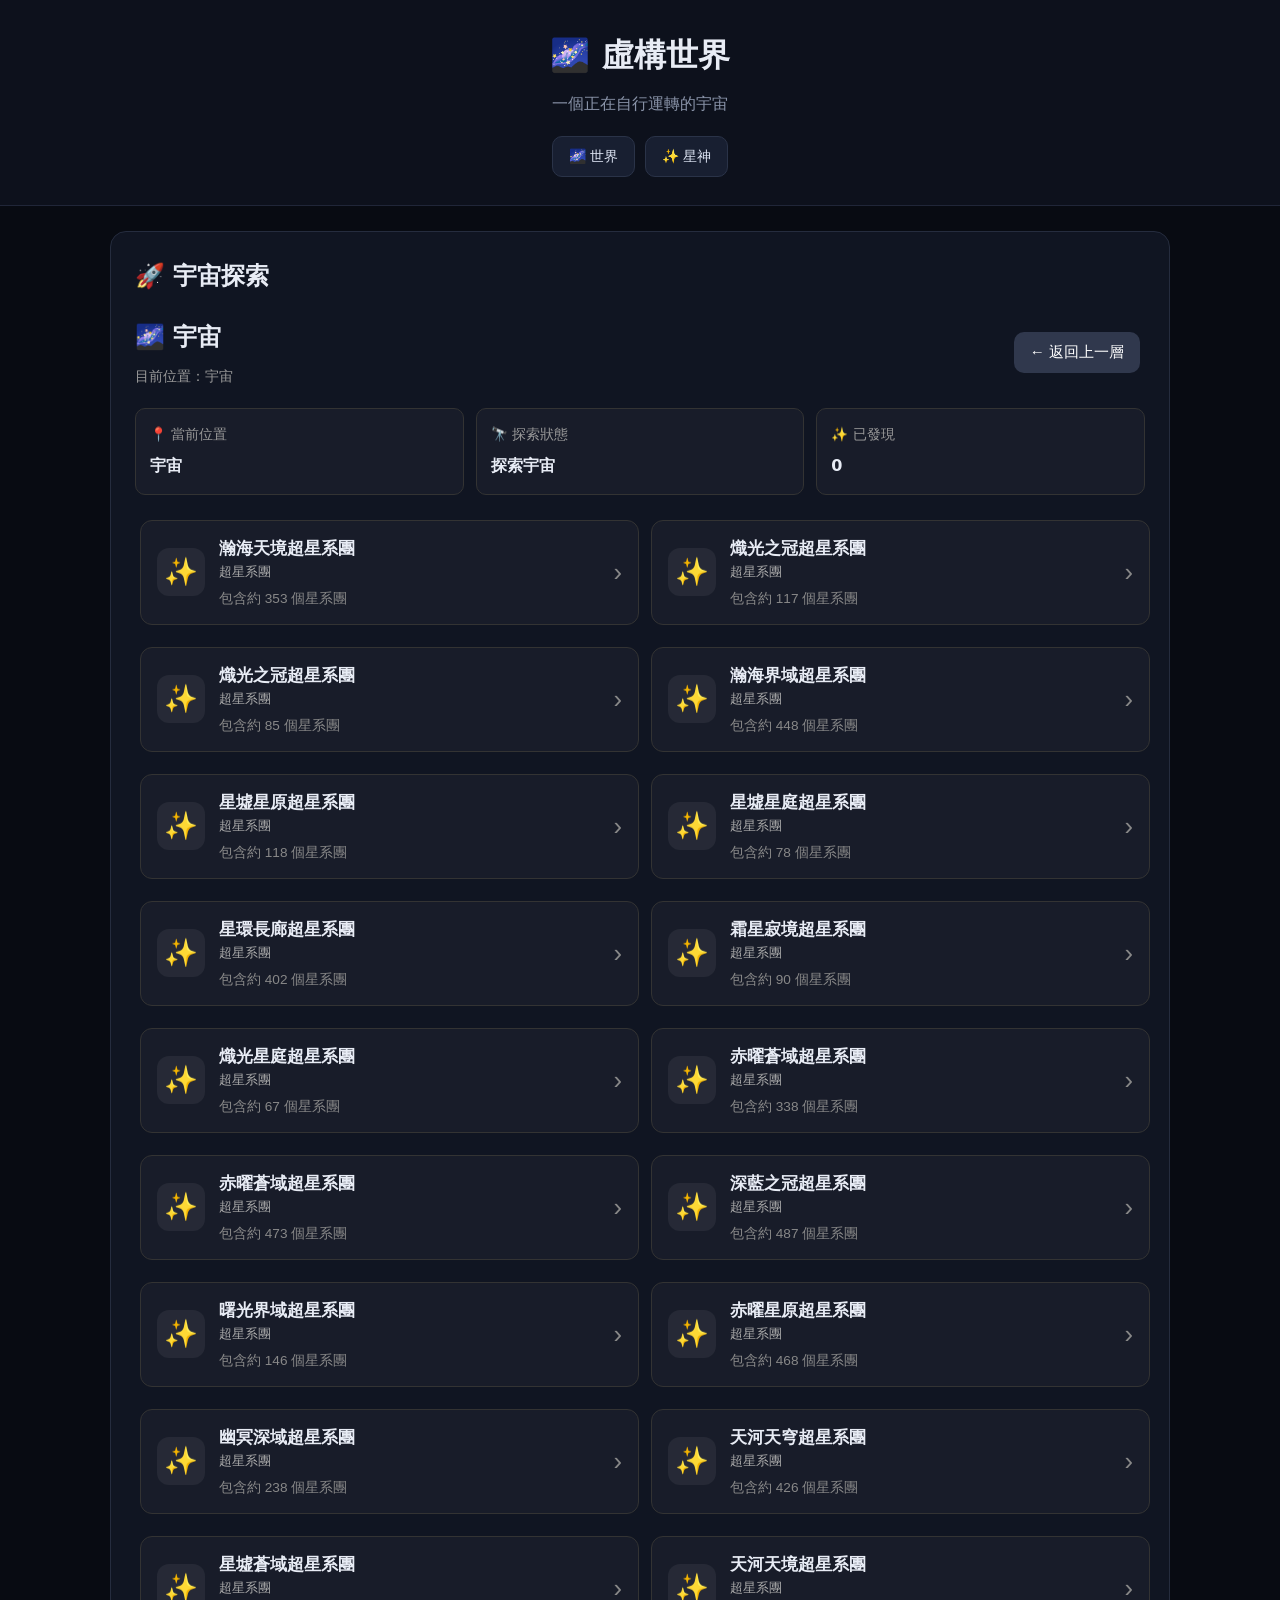
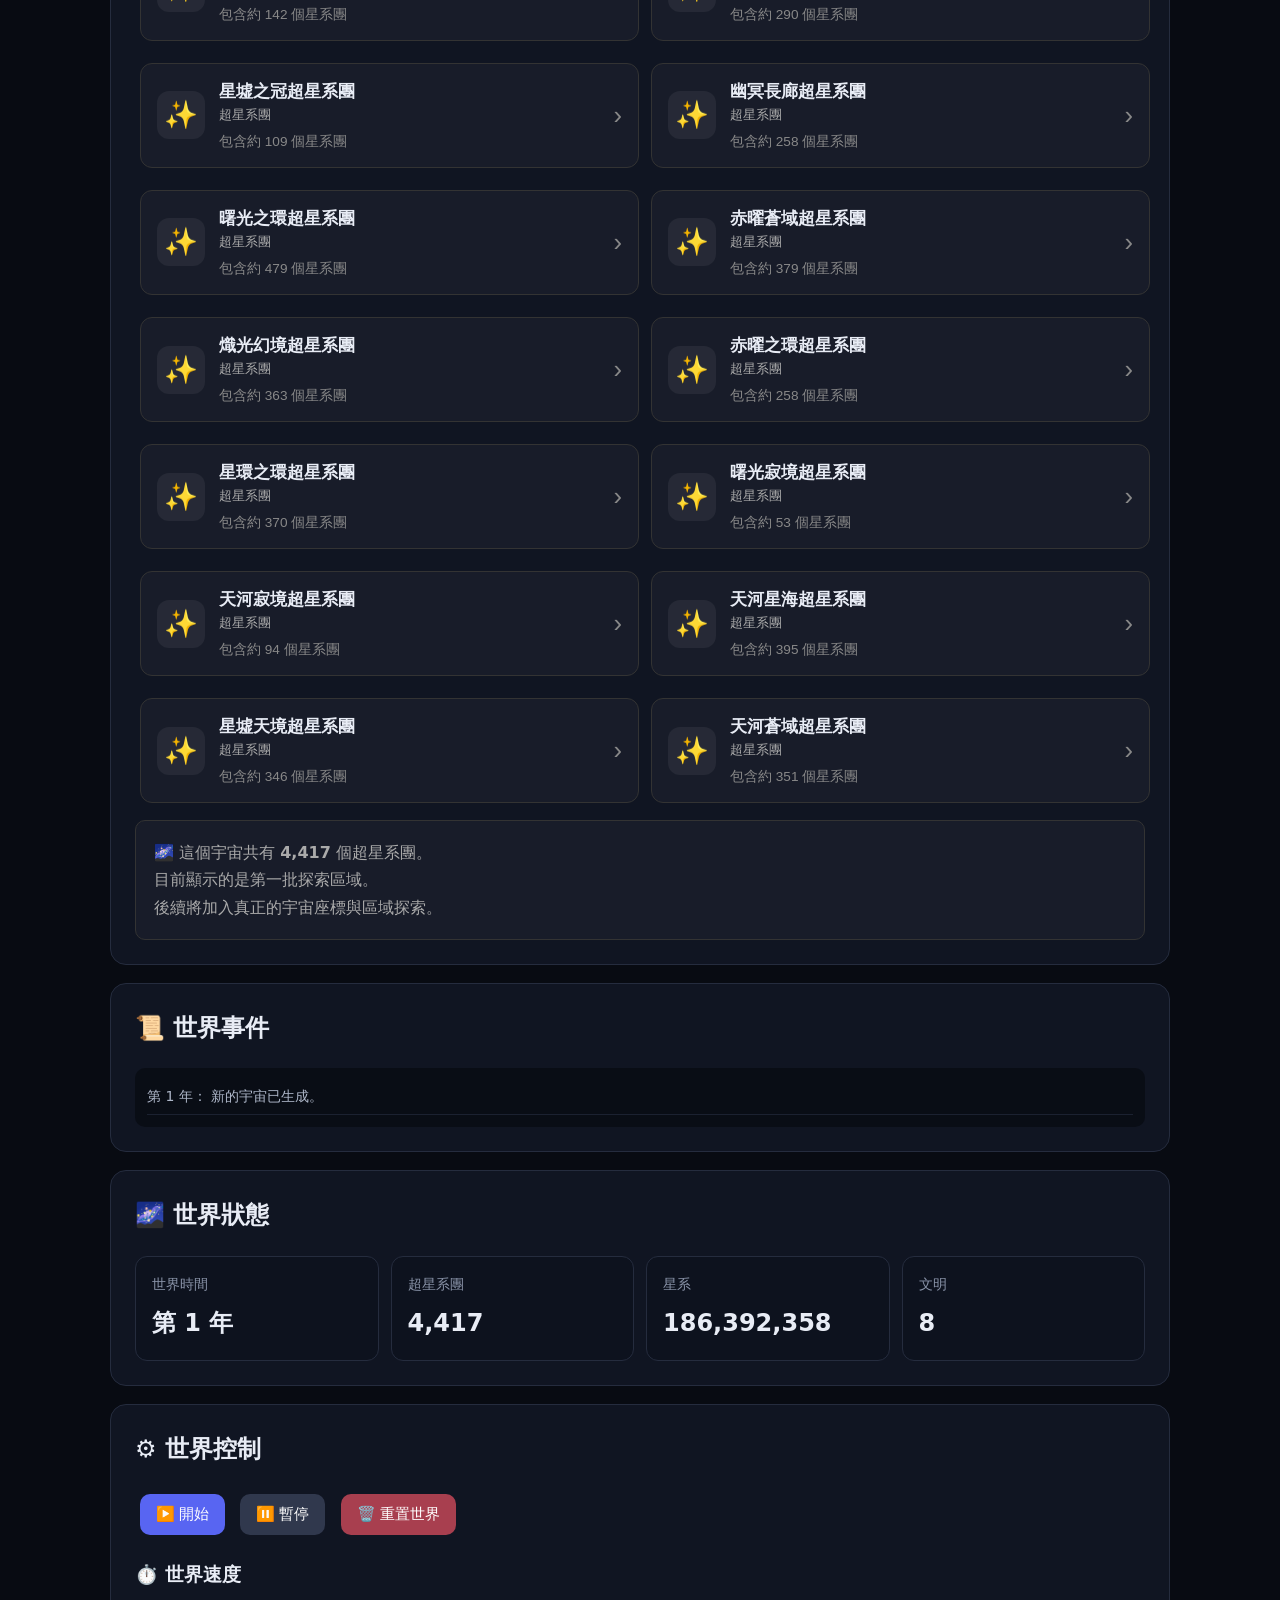
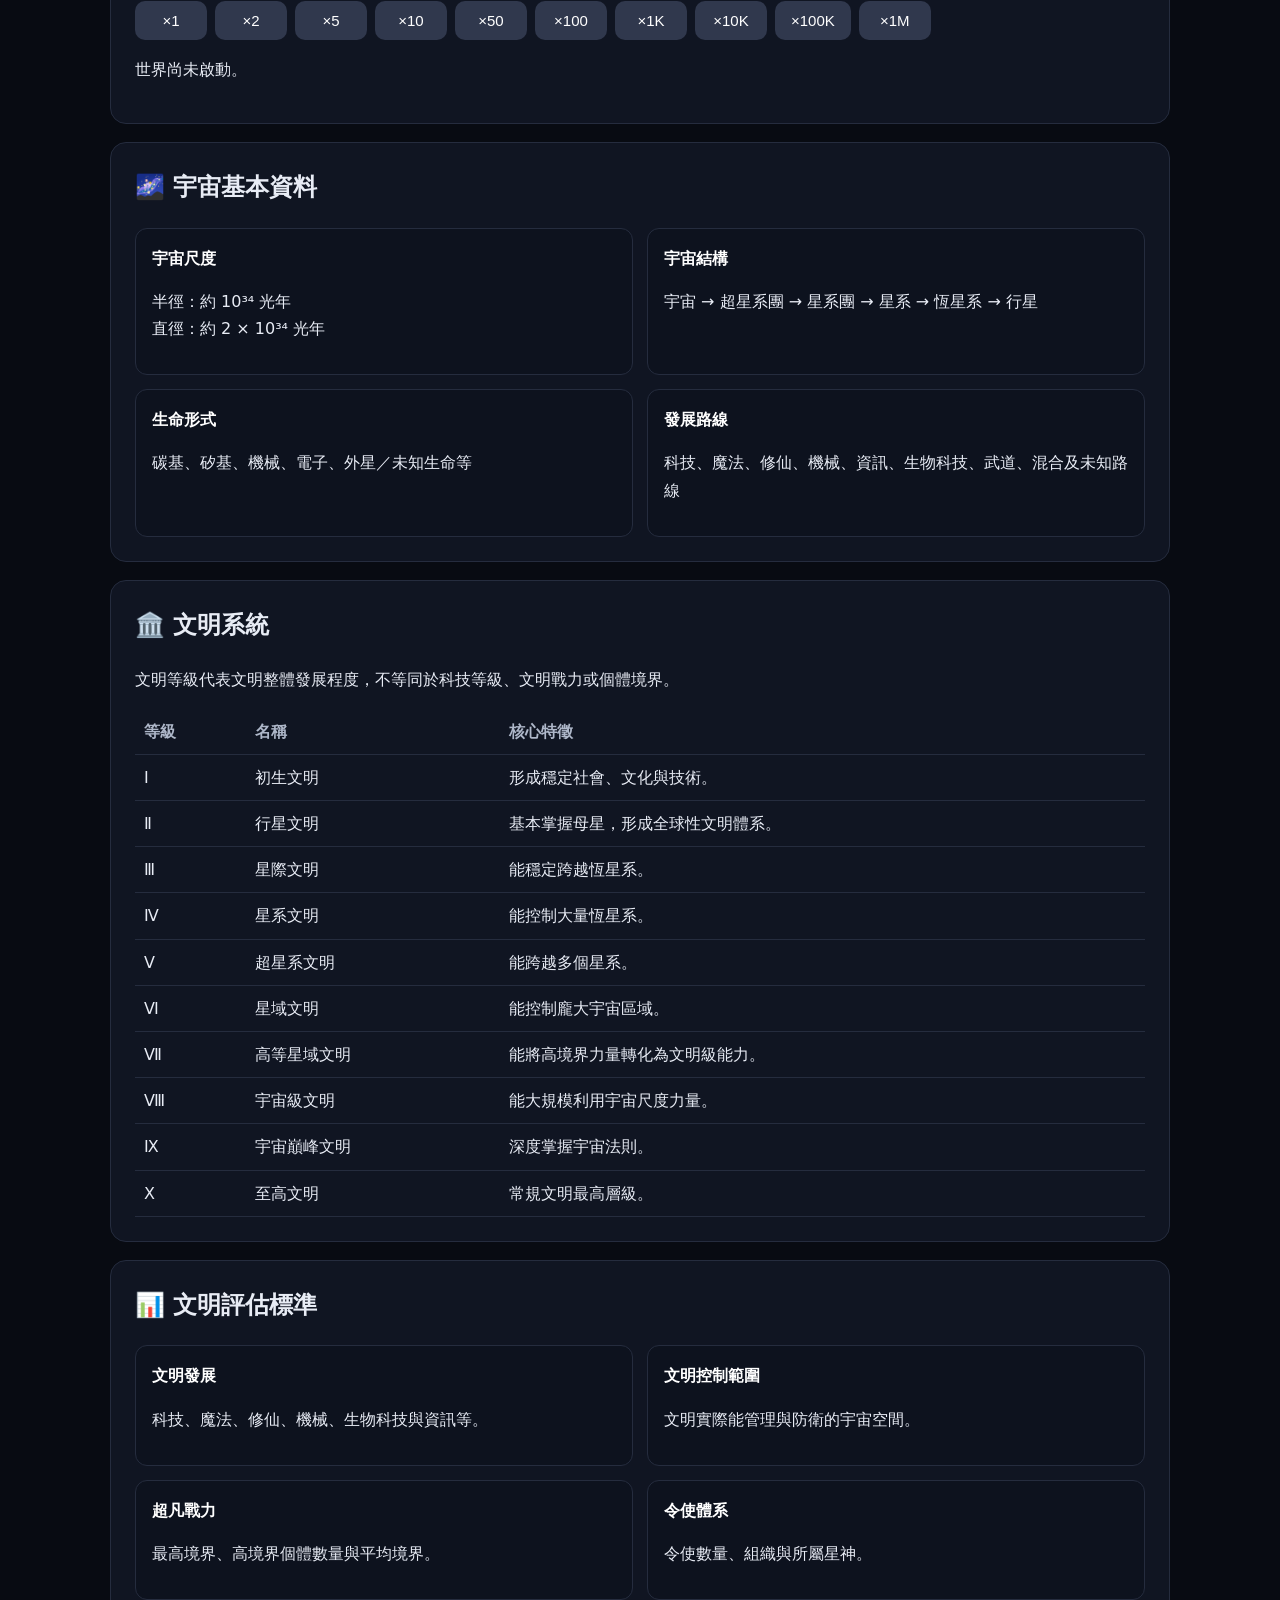
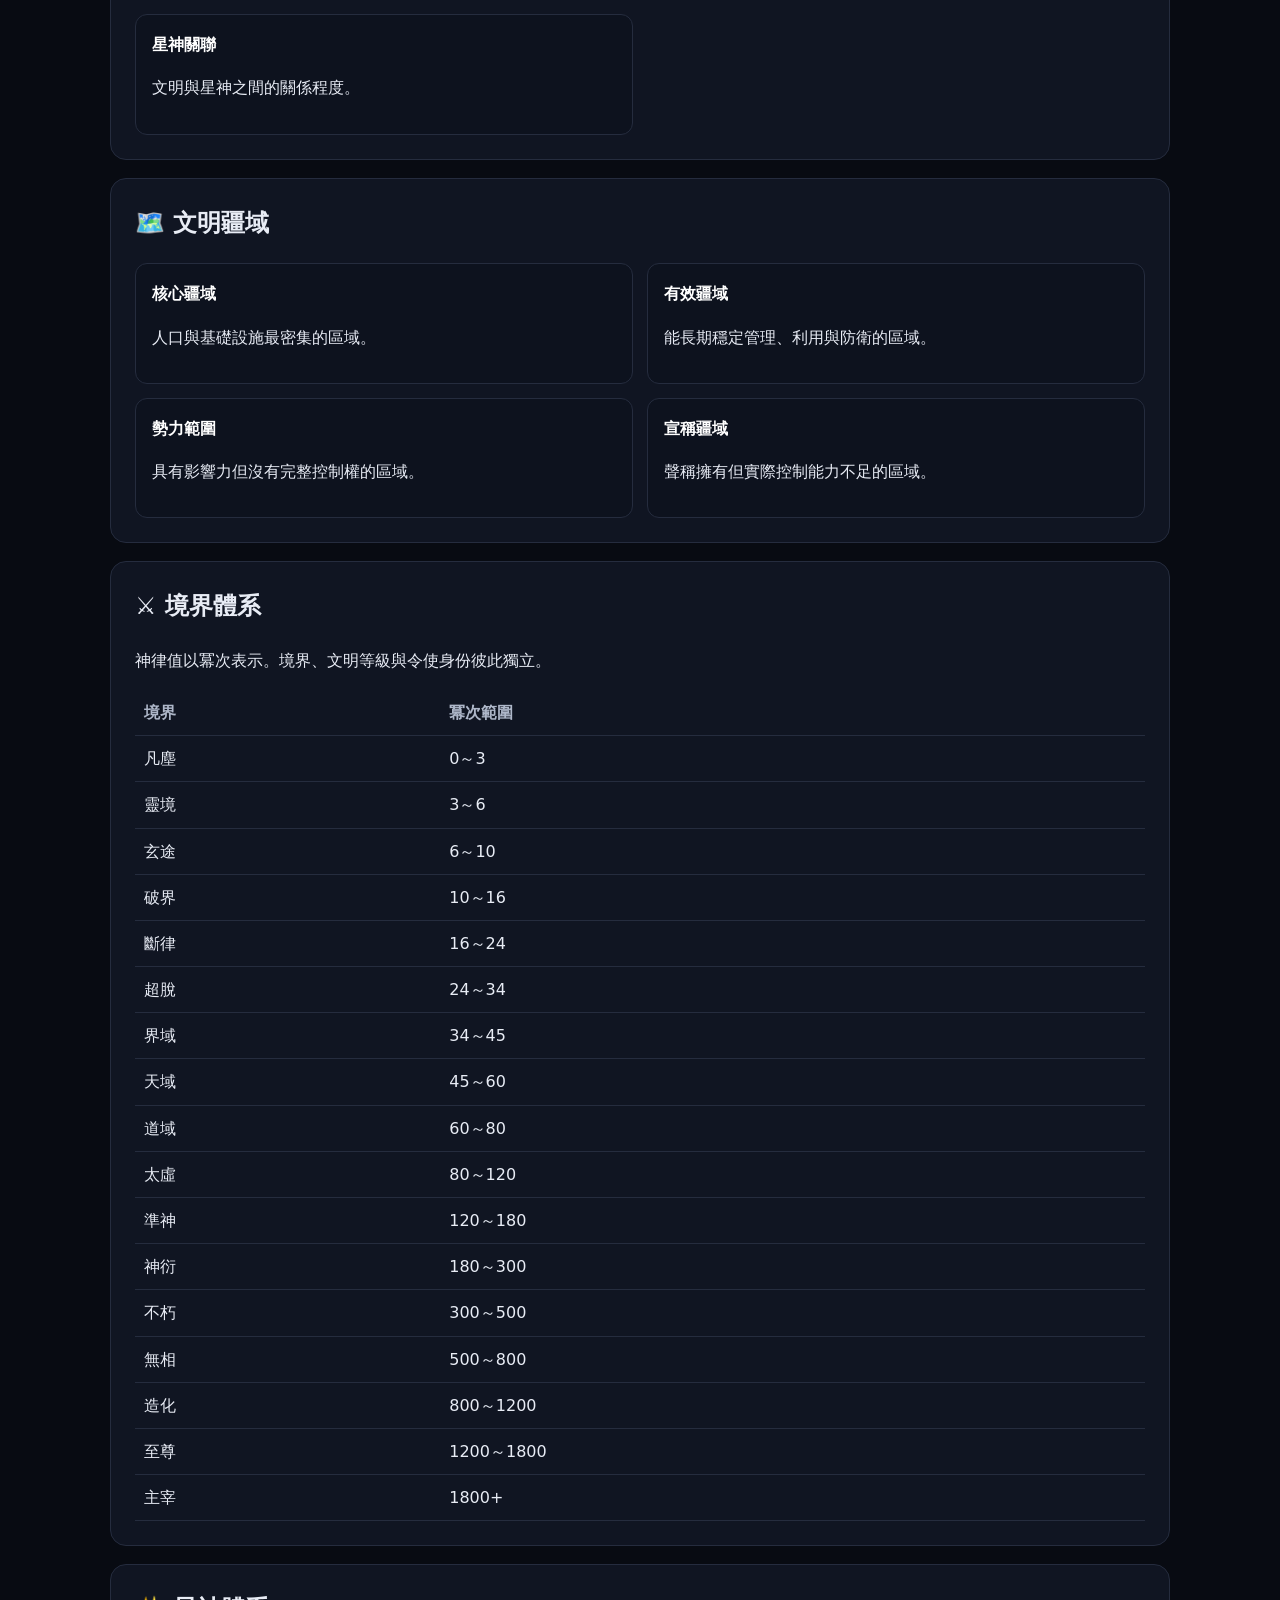
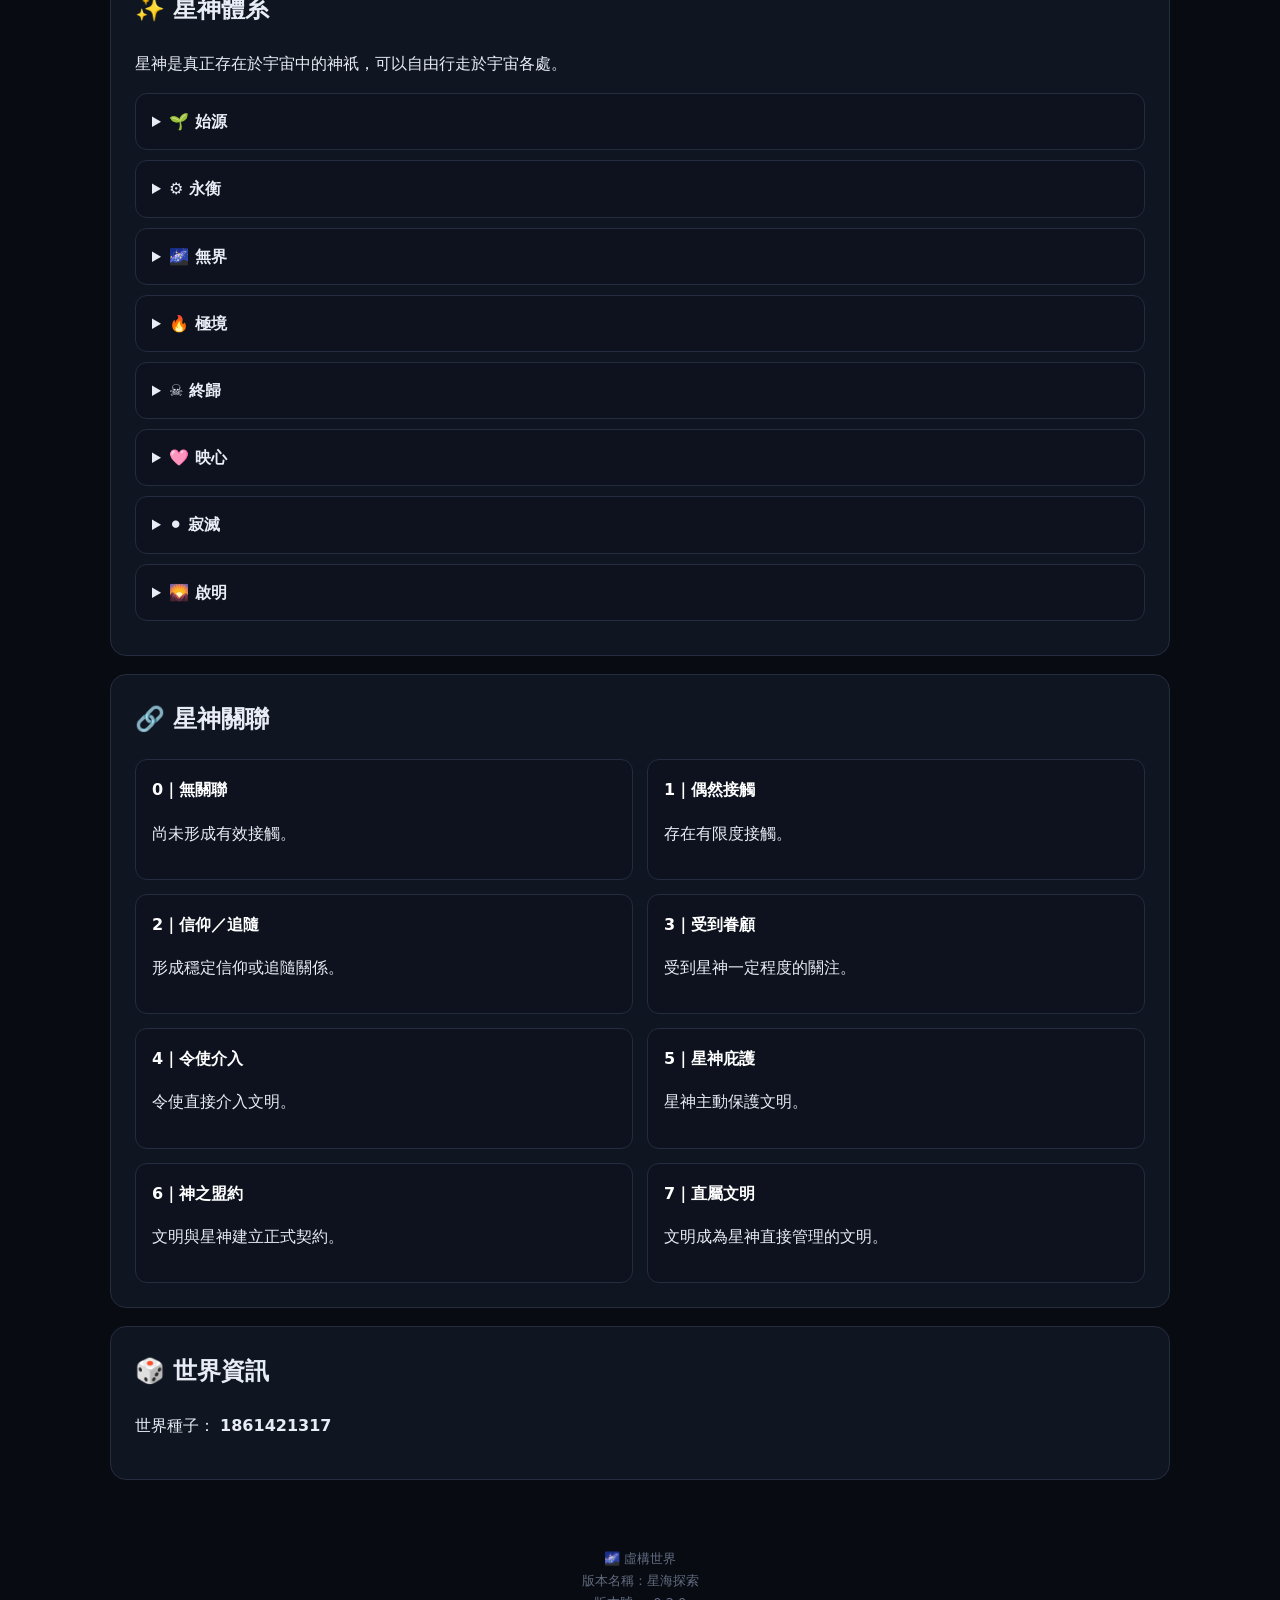
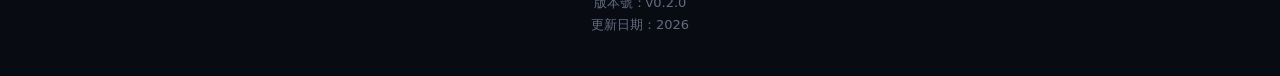
<file: index.html>
<!DOCTYPE html>
<html lang="zh-Hant">
<head>
  <meta charset="UTF-8">
  <meta name="viewport" content="width=device-width, initial-scale=1.0">

  <title>虛構世界</title>

  <link rel="stylesheet" href="style.css">
</head>

<body>

<header>

  <h1>🌌 虛構世界</h1>

  <p>一個正在自行運轉的宇宙</p>

  <nav class="navbar">
    <a href="index.html">🌌 世界</a>
    <a href="gods.html">✨ 星神</a>
  </nav>

</header>


<main>

  <!-- ================================
       宇宙探索
       ================================ -->

  <section class="panel exploration-panel">

    <h2>🚀 宇宙探索</h2>

    <div class="exploration-header">

      <div>

        <div
          class="exploration-location-title"
          id="explorationTitle"
        >
          🌌 宇宙
        </div>

        <div
          class="exploration-path"
          id="explorationPath"
        >
          目前位置：宇宙
        </div>

      </div>

      <button
        id="explorationBack"
        class="secondary exploration-back"
        onclick="explorationBack()"
        disabled
      >
        ← 返回上一層
      </button>

    </div>


    <div class="exploration-info">

      <div class="exploration-info-card">

        <span>📍 當前位置</span>

        <strong id="currentLocation">
          宇宙
        </strong>

      </div>


      <div class="exploration-info-card">

        <span>🔭 探索狀態</span>

        <strong id="explorationStatus">
          等待探索
        </strong>

      </div>


      <div class="exploration-info-card">

        <span>✨ 已發現</span>

        <strong id="discoveredCount">
          0
        </strong>

      </div>

    </div>


    <div
      id="explorationGrid"
      class="exploration-grid"
    ></div>


    <div
      class="exploration-empty"
      id="explorationEmpty"
    >
      尚未探索到這個區域。
    </div>

  </section>


  <!-- ================================
       世界事件
       ================================ -->

  <section class="panel">

    <h2>📜 世界事件</h2>

    <div id="eventLog">
      尚無事件。
    </div>

  </section>


  <!-- ================================
       世界狀態
       ================================ -->

  <section class="panel">

    <h2>🌌 世界狀態</h2>

    <div class="stats">

      <div class="stat">

        <div class="stat-title">
          世界時間
        </div>

        <div
          class="stat-value"
          id="worldYear"
        >
          —
        </div>

      </div>


      <div class="stat">

        <div class="stat-title">
          超星系團
        </div>

        <div
          class="stat-value"
          id="superclusters"
        >
          —
        </div>

      </div>


      <div class="stat">

        <div class="stat-title">
          星系
        </div>

        <div
          class="stat-value"
          id="galaxies"
        >
          —
        </div>

      </div>


      <div class="stat">

        <div class="stat-title">
          文明
        </div>

        <div
          class="stat-value"
          id="civilizations"
        >
          —
        </div>

      </div>

    </div>

  </section>


  <!-- ================================
       世界控制
       ================================ -->

  <section class="panel">

    <h2>⚙️ 世界控制</h2>

    <button onclick="startWorld()">
      ▶️ 開始
    </button>

    <button
      onclick="pauseWorld()"
      class="secondary"
    >
      ⏸️ 暫停
    </button>

    <button
      onclick="resetWorld()"
      class="danger"
    >
      🗑️ 重置世界
    </button>


    <h3>⏱️ 世界速度</h3>

    <div class="speed-buttons">

      <button onclick="setSpeed(1)" class="secondary">
        ×1
      </button>

      <button onclick="setSpeed(2)" class="secondary">
        ×2
      </button>

      <button onclick="setSpeed(5)" class="secondary">
        ×5
      </button>

      <button onclick="setSpeed(10)" class="secondary">
        ×10
      </button>

      <button onclick="setSpeed(50)" class="secondary">
        ×50
      </button>

      <button onclick="setSpeed(100)" class="secondary">
        ×100
      </button>

      <button onclick="setSpeed(1000)" class="secondary">
        ×1K
      </button>

      <button onclick="setSpeed(10000)" class="secondary">
        ×10K
      </button>

      <button onclick="setSpeed(100000)" class="secondary">
        ×100K
      </button>

      <button onclick="setSpeed(1000000)" class="secondary">
        ×1M
      </button>

    </div>


    <p id="worldStatus">
      世界尚未啟動。
    </p>

  </section>


  <!-- ================================
       宇宙基本資料
       ================================ -->

  <section class="panel">

    <h2>🌌 宇宙基本資料</h2>

    <div class="info-grid">

      <div class="info-card">

        <strong>宇宙尺度</strong>

        <p>
          半徑：約 10³⁴ 光年<br>
          直徑：約 2 × 10³⁴ 光年
        </p>

      </div>


      <div class="info-card">

        <strong>宇宙結構</strong>

        <p>
          宇宙 → 超星系團 → 星系團 → 星系 → 恆星系 → 行星
        </p>

      </div>


      <div class="info-card">

        <strong>生命形式</strong>

        <p>
          碳基、矽基、機械、電子、外星／未知生命等
        </p>

      </div>


      <div class="info-card">

        <strong>發展路線</strong>

        <p>
          科技、魔法、修仙、機械、資訊、生物科技、武道、混合及未知路線
        </p>

      </div>

    </div>

  </section>


  <!-- ================================
       文明系統
       ================================ -->

  <section class="panel">

    <h2>🏛️ 文明系統</h2>

    <p>
      文明等級代表文明整體發展程度，不等同於科技等級、文明戰力或個體境界。
    </p>

    <table class="level-table">

      <thead>

        <tr>
          <th>等級</th>
          <th>名稱</th>
          <th>核心特徵</th>
        </tr>

      </thead>

      <tbody>

        <tr>
          <td>Ⅰ</td>
          <td>初生文明</td>
          <td>形成穩定社會、文化與技術。</td>
        </tr>

        <tr>
          <td>Ⅱ</td>
          <td>行星文明</td>
          <td>基本掌握母星，形成全球性文明體系。</td>
        </tr>

        <tr>
          <td>Ⅲ</td>
          <td>星際文明</td>
          <td>能穩定跨越恆星系。</td>
        </tr>

        <tr>
          <td>Ⅳ</td>
          <td>星系文明</td>
          <td>能控制大量恆星系。</td>
        </tr>

        <tr>
          <td>Ⅴ</td>
          <td>超星系文明</td>
          <td>能跨越多個星系。</td>
        </tr>

        <tr>
          <td>Ⅵ</td>
          <td>星域文明</td>
          <td>能控制龐大宇宙區域。</td>
        </tr>

        <tr>
          <td>Ⅶ</td>
          <td>高等星域文明</td>
          <td>能將高境界力量轉化為文明級能力。</td>
        </tr>

        <tr>
          <td>Ⅷ</td>
          <td>宇宙級文明</td>
          <td>能大規模利用宇宙尺度力量。</td>
        </tr>

        <tr>
          <td>Ⅸ</td>
          <td>宇宙巔峰文明</td>
          <td>深度掌握宇宙法則。</td>
        </tr>

        <tr>
          <td>Ⅹ</td>
          <td>至高文明</td>
          <td>常規文明最高層級。</td>
        </tr>

      </tbody>

    </table>

  </section>


  <!-- ================================
       文明評估
       ================================ -->

  <section class="panel">

    <h2>📊 文明評估標準</h2>

    <div class="info-grid">

      <div class="info-card">
        <strong>文明發展</strong>
        <p>科技、魔法、修仙、機械、生物科技與資訊等。</p>
      </div>

      <div class="info-card">
        <strong>文明控制範圍</strong>
        <p>文明實際能管理與防衛的宇宙空間。</p>
      </div>

      <div class="info-card">
        <strong>超凡戰力</strong>
        <p>最高境界、高境界個體數量與平均境界。</p>
      </div>

      <div class="info-card">
        <strong>令使體系</strong>
        <p>令使數量、組織與所屬星神。</p>
      </div>

      <div class="info-card">
        <strong>星神關聯</strong>
        <p>文明與星神之間的關係程度。</p>
      </div>

    </div>

  </section>


  <!-- ================================
       文明疆域
       ================================ -->

  <section class="panel">

    <h2>🗺️ 文明疆域</h2>

    <div class="info-grid">

      <div class="info-card">
        <strong>核心疆域</strong>
        <p>人口與基礎設施最密集的區域。</p>
      </div>

      <div class="info-card">
        <strong>有效疆域</strong>
        <p>能長期穩定管理、利用與防衛的區域。</p>
      </div>

      <div class="info-card">
        <strong>勢力範圍</strong>
        <p>具有影響力但沒有完整控制權的區域。</p>
      </div>

      <div class="info-card">
        <strong>宣稱疆域</strong>
        <p>聲稱擁有但實際控制能力不足的區域。</p>
      </div>

    </div>

  </section>


  <!-- ================================
       境界
       ================================ -->

  <section class="panel">

    <h2>⚔️ 境界體系</h2>

    <p>
      神律值以冪次表示。境界、文明等級與令使身份彼此獨立。
    </p>

    <table class="level-table">

      <thead>

        <tr>
          <th>境界</th>
          <th>冪次範圍</th>
        </tr>

      </thead>

      <tbody>

        <tr><td>凡塵</td><td>0～3</td></tr>
        <tr><td>靈境</td><td>3～6</td></tr>
        <tr><td>玄途</td><td>6～10</td></tr>
        <tr><td>破界</td><td>10～16</td></tr>
        <tr><td>斷律</td><td>16～24</td></tr>
        <tr><td>超脫</td><td>24～34</td></tr>
        <tr><td>界域</td><td>34～45</td></tr>
        <tr><td>天域</td><td>45～60</td></tr>
        <tr><td>道域</td><td>60～80</td></tr>
        <tr><td>太虛</td><td>80～120</td></tr>
        <tr><td>準神</td><td>120～180</td></tr>
        <tr><td>神衍</td><td>180～300</td></tr>
        <tr><td>不朽</td><td>300～500</td></tr>
        <tr><td>無相</td><td>500～800</td></tr>
        <tr><td>造化</td><td>800～1200</td></tr>
        <tr><td>至尊</td><td>1200～1800</td></tr>
        <tr><td>主宰</td><td>1800+</td></tr>

      </tbody>

    </table>

  </section>


  <!-- ================================
       星神體系
       ================================ -->

  <section class="panel">

    <h2>✨ 星神體系</h2>

    <p>
      星神是真正存在於宇宙中的神祇，可以自由行走於宇宙各處。
    </p>


    <details>
      <summary>🌱 始源</summary>
      <div>
        <span class="tag">創世</span>
        <span class="tag">潮汐</span>
        <span class="tag">裂變</span>
        <span class="tag">異骸</span>
        <span class="tag">森源</span>
      </div>
    </details>


    <details>
      <summary>⚙️ 永衡</summary>
      <div>
        <span class="tag">永序</span>
        <span class="tag">機序</span>
        <span class="tag">光裁</span>
        <span class="tag">凍寂</span>
        <span class="tag">磐古</span>
        <span class="tag">求知</span>
        <span class="tag">界域</span>
      </div>
    </details>


    <details>
      <summary>🌌 無界</summary>
      <div>
        <span class="tag">深淵</span>
        <span class="tag">虛構</span>
        <span class="tag">夜噬</span>
        <span class="tag">混沌</span>
        <span class="tag">夢境</span>
      </div>
    </details>


    <details>
      <summary>🔥 極境</summary>
      <div>
        <span class="tag">焚耀</span>
        <span class="tag">燦爆</span>
        <span class="tag">紛爭</span>
        <span class="tag">劍道</span>
        <span class="tag">魔淵</span>
      </div>
    </details>


    <details>
      <summary>☠️ 終歸</summary>
      <div>
        <span class="tag">腐朽</span>
        <span class="tag">空脹</span>
        <span class="tag">冥終</span>
      </div>
    </details>


    <details>
      <summary>🩷 映心</summary>
      <div>
        <span class="tag">荊刺</span>
        <span class="tag">聖映</span>
        <span class="tag">情律</span>
        <span class="tag">聲律</span>
      </div>
    </details>


    <details>
      <summary>⚫ 寂滅</summary>
      <div>
        <span class="tag">歸寂</span>
        <span class="tag">湮滅</span>
      </div>
    </details>


    <details>
      <summary>🌄 啟明</summary>
      <div>
        <span class="tag">星火</span>
        <span class="tag">曙願</span>
        <span class="tag">斷望</span>
        <span class="tag">天命</span>
      </div>
    </details>

  </section>


  <!-- ================================
       星神關聯
       ================================ -->

  <section class="panel">

    <h2>🔗 星神關聯</h2>

    <div class="info-grid">

      <div class="info-card">
        <strong>0｜無關聯</strong>
        <p>尚未形成有效接觸。</p>
      </div>

      <div class="info-card">
        <strong>1｜偶然接觸</strong>
        <p>存在有限度接觸。</p>
      </div>

      <div class="info-card">
        <strong>2｜信仰／追隨</strong>
        <p>形成穩定信仰或追隨關係。</p>
      </div>

      <div class="info-card">
        <strong>3｜受到眷顧</strong>
        <p>受到星神一定程度的關注。</p>
      </div>

      <div class="info-card">
        <strong>4｜令使介入</strong>
        <p>令使直接介入文明。</p>
      </div>

      <div class="info-card">
        <strong>5｜星神庇護</strong>
        <p>星神主動保護文明。</p>
      </div>

      <div class="info-card">
        <strong>6｜神之盟約</strong>
        <p>文明與星神建立正式契約。</p>
      </div>

      <div class="info-card">
        <strong>7｜直屬文明</strong>
        <p>文明成為星神直接管理的文明。</p>
      </div>

    </div>

  </section>


  <!-- ================================
       世界資訊
       ================================ -->

  <section class="panel">

    <h2>🎲 世界資訊</h2>

    <p>
      世界種子：
      <strong id="worldSeed">—</strong>
    </p>

  </section>

</main>


<footer>

  <div>🌌 虛構世界</div>
  <div>版本名稱：星海探索</div>
  <div>版本號：v0.2.0</div>
  <div>更新日期：2026</div>

</footer>

<script src="js/celestial.js"></script>
<script src="js/world.js"></script>
<script src="js/exploration.js"></script>
  
<script>


/* ==================================================
   重置世界
   ================================================== */

function resetWorld() {

  const confirmed =
    confirm(

      "確定要刪除目前世界並生成全新的宇宙嗎？\n\n" +

      "目前的世界資料將會消失。"

    );


  if (!confirmed) return;


  pauseWorld();


  localStorage.removeItem(
    SAVE_KEY
  );


  world =
    createWorld();


  explorationStack = [

    {

      type:
        "universe",

      name:
        "宇宙",

      id:
        "universe"

    }

  ];


  explorationData =
    world.exploration;


  addEvent(
    "全新的宇宙誕生了。"
  );


  saveWorld();


  updateDisplay();


  renderExploration();


  document.getElementById(
    "worldStatus"
  ).textContent =
    "新的世界已建立。";

}


/* ==================================================
   啟動
   ================================================== */

loadWorld();

initializeExploration();

</script>

</body>
</html>
</file>
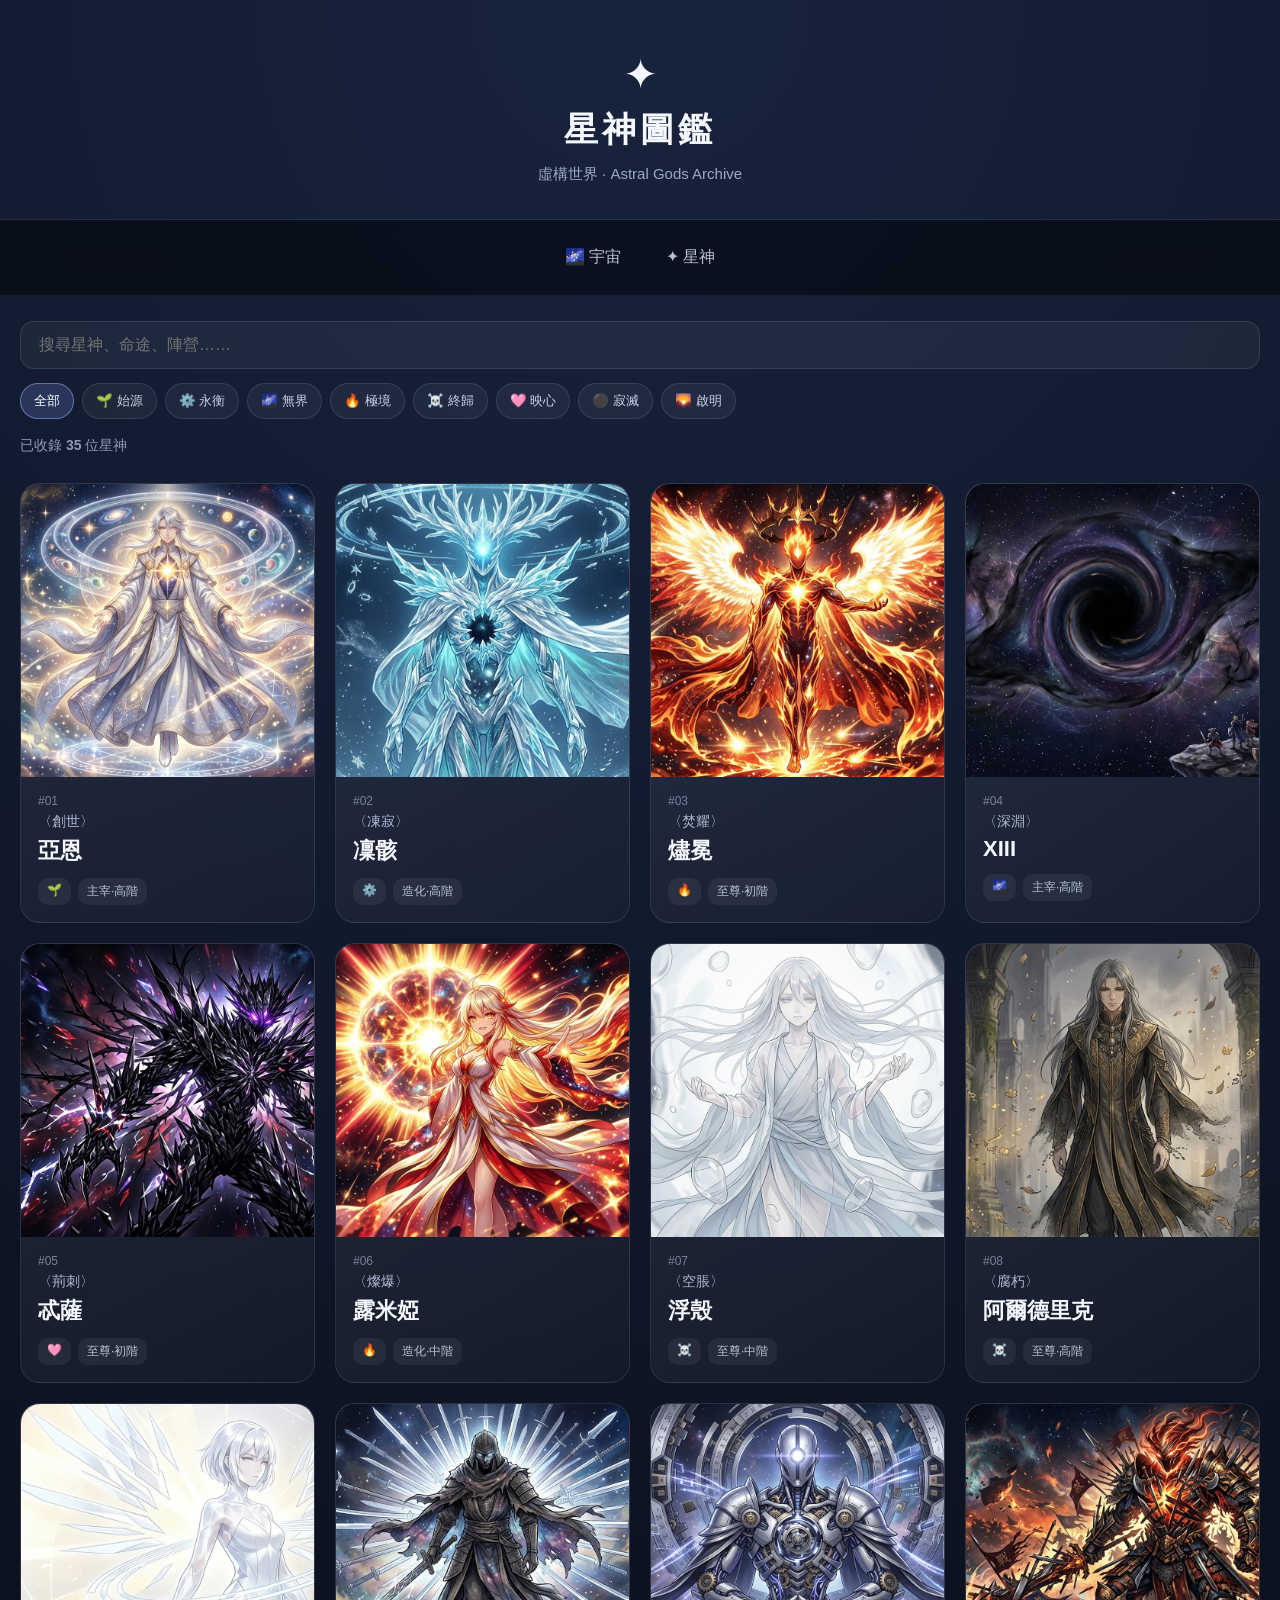
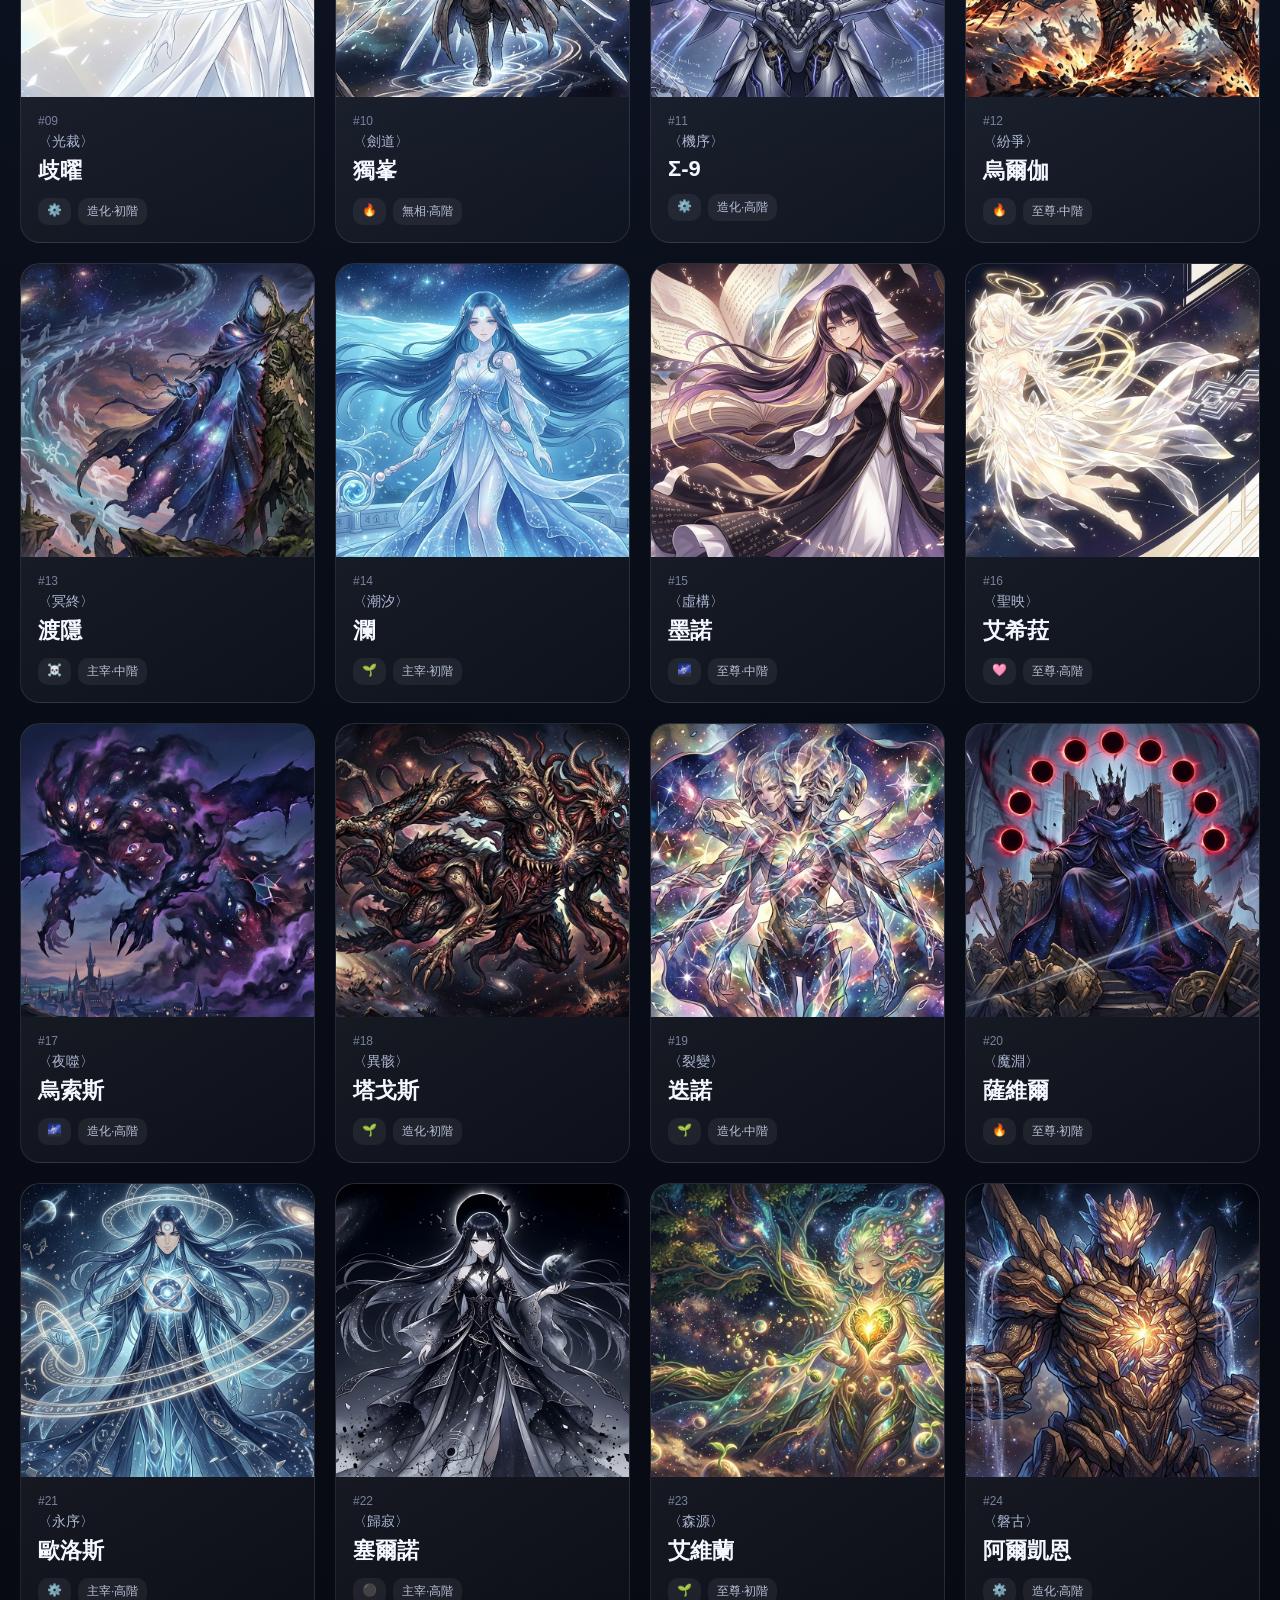
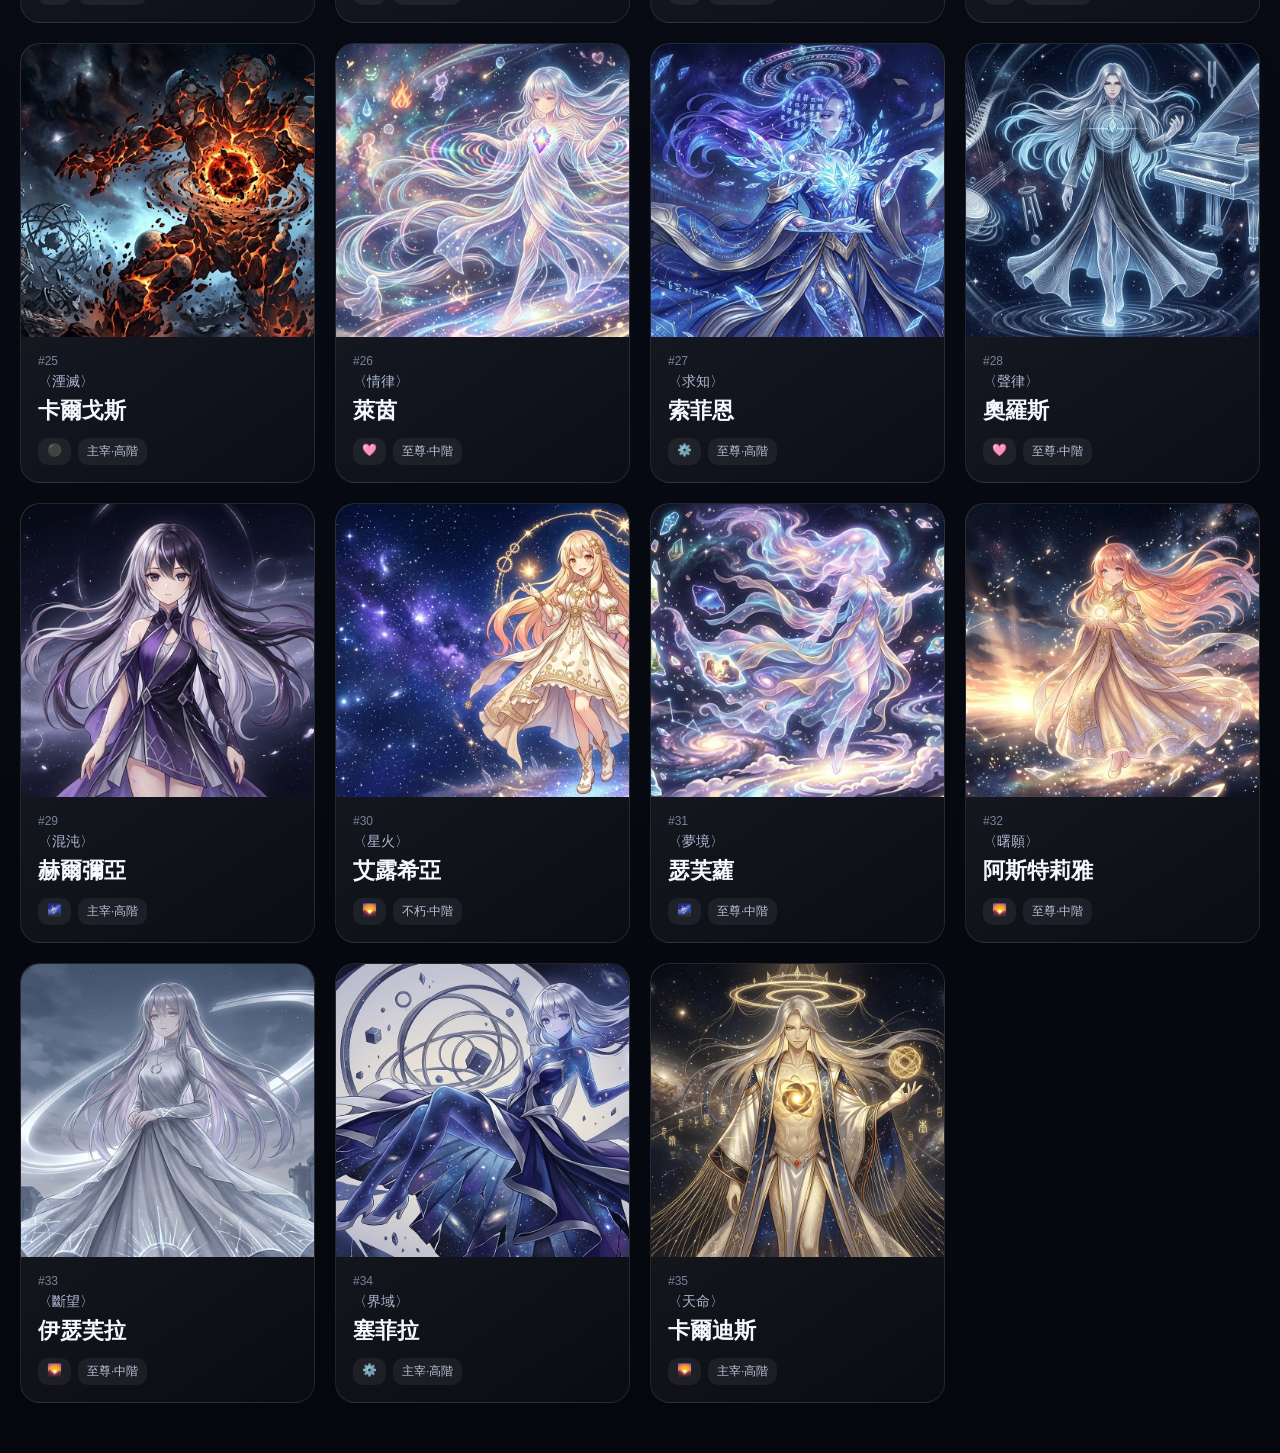
<file: gods.html>
<!DOCTYPE html>
<html lang="zh-Hant">
<head>
<meta charset="UTF-8">
<meta name="viewport" content="width=device-width, initial-scale=1.0">
<title>星神圖鑑｜虛構世界</title>

<style>
* {
    box-sizing: border-box;
}

body {
    margin: 0;
    font-family:
        -apple-system,
        BlinkMacSystemFont,
        "Noto Sans TC",
        "Microsoft JhengHei",
        sans-serif;
    background:
        radial-gradient(circle at top, #18233d 0%, #090d18 45%, #05070d 100%);
    color: #f5f7ff;
    min-height: 100vh;
}

a {
    color: inherit;
    text-decoration: none;
}

/* ===== 頂部 ===== */

.header {
    padding: 50px 20px 35px;
    text-align: center;
    border-bottom: 1px solid rgba(255,255,255,0.08);
}

.header .symbol {
    font-size: 42px;
    margin-bottom: 8px;
}

.header h1 {
    margin: 0;
    font-size: 34px;
    letter-spacing: 4px;
}

.header p {
    margin: 12px 0 0;
    color: #9da8c2;
    font-size: 15px;
}

/* ===== 導覽 ===== */

.nav {
    display: flex;
    justify-content: center;
    gap: 12px;
    padding: 18px;
    border-bottom: 1px solid rgba(255,255,255,0.06);
    background: rgba(5,8,16,0.65);
    position: sticky;
    top: 0;
    z-index: 10;
    backdrop-filter: blur(12px);
}

.nav a {
    padding: 9px 16px;
    border-radius: 20px;
    color: #b8c2da;
    transition: 0.2s;
}

.nav a:hover {
    background: rgba(255,255,255,0.08);
    color: white;
}

/* ===== 工具列 ===== */

.controls {
    max-width: 1300px;
    margin: 25px auto 10px;
    padding: 0 20px;
}

.search {
    width: 100%;
    padding: 14px 18px;
    border-radius: 14px;
    border: 1px solid rgba(255,255,255,0.1);
    background: rgba(255,255,255,0.05);
    color: white;
    font-size: 16px;
    outline: none;
}

.search:focus {
    border-color: rgba(130,170,255,0.6);
}

.filters {
    display: flex;
    flex-wrap: wrap;
    gap: 8px;
    margin-top: 14px;
}

.filter {
    border: 1px solid rgba(255,255,255,0.1);
    background: rgba(255,255,255,0.05);
    color: #cbd3e7;
    padding: 8px 13px;
    border-radius: 18px;
    cursor: pointer;
}

.filter.active {
    background: rgba(130,160,255,0.2);
    border-color: rgba(150,180,255,0.5);
    color: white;
}

/* ===== 統計 ===== */

.stats {
    max-width: 1300px;
    margin: 18px auto;
    padding: 0 20px;
    color: #8f9ab5;
    font-size: 14px;
}

/* ===== 星神卡片 ===== */

.gods-grid {
    max-width: 1300px;
    margin: 0 auto;
    padding: 10px 20px 50px;
    display: grid;
    grid-template-columns: repeat(4, 1fr);
    gap: 20px;
}

.god-card {
    background:
        linear-gradient(
            145deg,
            rgba(255,255,255,0.09),
            rgba(255,255,255,0.025)
        );
    border: 1px solid rgba(255,255,255,0.09);
    border-radius: 20px;
    overflow: hidden;
    transition:
        transform 0.25s,
        border-color 0.25s,
        box-shadow 0.25s;
    cursor: pointer;
}

.god-card:hover {
    transform: translateY(-5px);
    border-color: rgba(160,185,255,0.35);
    box-shadow: 0 15px 40px rgba(0,0,0,0.35);
}

.god-image {
    width: 100%;
    aspect-ratio: 1 / 1;
    object-fit: cover;
    display: block;
    background: #101522;
}

.god-info {
    padding: 17px;
}

.number {
    color: #77829d;
    font-size: 12px;
    margin-bottom: 5px;
}

.path {
    color: #aeb9d5;
    font-size: 14px;
    margin-bottom: 5px;
}

.name {
    font-size: 22px;
    font-weight: 700;
    margin-bottom: 12px;
}

.tags {
    display: flex;
    flex-wrap: wrap;
    gap: 7px;
}

.tag {
    padding: 5px 9px;
    border-radius: 10px;
    background: rgba(255,255,255,0.06);
    color: #b9c3da;
    font-size: 12px;
}

/* ===== 詳細視窗 ===== */

.modal {
    position: fixed;
    inset: 0;
    background: rgba(0,0,0,0.78);
    display: none;
    align-items: center;
    justify-content: center;
    padding: 20px;
    z-index: 100;
}

.modal.show {
    display: flex;
}

.modal-box {
    width: min(950px, 100%);
    max-height: 90vh;
    overflow-y: auto;
    background:
        linear-gradient(145deg, #111a2d, #080c15);
    border: 1px solid rgba(255,255,255,0.12);
    border-radius: 24px;
    padding: 25px;
    position: relative;
}

.close {
    position: absolute;
    right: 18px;
    top: 15px;
    width: 38px;
    height: 38px;
    border-radius: 50%;
    border: none;
    background: rgba(255,255,255,0.08);
    color: white;
    font-size: 20px;
    cursor: pointer;
}

.modal-top {
    display: grid;
    grid-template-columns: 260px 1fr;
    gap: 25px;
}

.modal-image {
    width: 100%;
    border-radius: 16px;
    object-fit: cover;
}

.modal-title {
    font-size: 32px;
    margin: 5px 0;
}

.modal-path {
    color: #9eabc8;
    margin-bottom: 18px;
}

.quote {
    padding: 15px 18px;
    margin: 20px 0;
    border-left: 3px solid #7d94d8;
    background: rgba(255,255,255,0.04);
    color: #c9d1e5;
    line-height: 1.8;
}

.section {
    margin-top: 25px;
}

.section h3 {
    margin-bottom: 10px;
    font-size: 18px;
}

.ability {
    margin: 10px 0;
    padding: 13px;
    border-radius: 12px;
    background: rgba(255,255,255,0.035);
}

.ability strong {
    display: block;
    margin-bottom: 5px;
}

.ability span {
    color: #aab4ca;
    font-size: 14px;
    line-height: 1.7;
}

/* ===== 無結果 ===== */

.empty {
    grid-column: 1 / -1;
    text-align: center;
    padding: 60px 20px;
    color: #77829d;
}

/* ===== 手機 ===== */

@media (max-width: 1000px) {
    .gods-grid {
        grid-template-columns: repeat(3, 1fr);
    }
}

@media (max-width: 700px) {
    .header {
        padding: 35px 15px 25px;
    }

    .header h1 {
        font-size: 27px;
    }

    .nav {
        overflow-x: auto;
        justify-content: flex-start;
        white-space: nowrap;
    }

    .gods-grid {
        grid-template-columns: repeat(2, 1fr);
        gap: 12px;
        padding: 10px 12px 35px;
    }

    .god-info {
        padding: 12px;
    }

    .name {
        font-size: 18px;
    }

    .modal-top {
        grid-template-columns: 1fr;
    }

    .modal-image {
        max-height: 360px;
    }
}

@media (max-width: 430px) {
    .gods-grid {
        grid-template-columns: 1fr;
    }

    .god-image {
        aspect-ratio: 16 / 10;
    }
}
</style>
</head>

<body>

<header class="header">
    <div class="symbol">✦</div>
    <h1>星神圖鑑</h1>
    <p>虛構世界 · Astral Gods Archive</p>
</header>

<nav class="nav">
    <a href="index.html">🌌 宇宙</a>
    <a href="gods.html">✦ 星神</a>
</nav>

<section class="controls">

    <input
        id="search"
        class="search"
        type="text"
        placeholder="搜尋星神、命途、陣營……"
    >

    <div class="filters">
        <button class="filter active" data-faction="全部">全部</button>
        <button class="filter" data-faction="🌱">🌱 始源</button>
        <button class="filter" data-faction="⚙️">⚙️ 永衡</button>
        <button class="filter" data-faction="🌌">🌌 無界</button>
        <button class="filter" data-faction="🔥">🔥 極境</button>
        <button class="filter" data-faction="☠️">☠️ 終歸</button>
        <button class="filter" data-faction="🩷">🩷 映心</button>
        <button class="filter" data-faction="⚫">⚫ 寂滅</button>
        <button class="filter" data-faction="🌄">🌄 啟明</button>
    </div>

</section>

<div class="stats">
    已收錄 <strong id="count">35</strong> 位星神
</div>

<main id="godsGrid" class="gods-grid"></main>

<!-- 詳細資料視窗 -->

<div id="modal" class="modal">
    <div class="modal-box">

        <button class="close" onclick="closeModal()">×</button>

        <div id="modalContent"></div>

    </div>
</div>

<script>

const gods = [

/* 01 */
{
    id: 1,
    path: "創世",
    name: "亞恩",
    faction: "🌱",
    realm: "主宰·高階",
    law: "9.97e4200",
    envoy: "初構十二柱",
    image: "images/gods/創世.jpeg",
    quote: "宇宙是一張尚未完稿的圖紙，而萬物皆有劃下筆劃的資格。",
    concept: "從無到有，創造規則、概念與宇宙可能性。",
    abilities: [
        ["概念創生", "創造新的物理法則、未知能量與尚未存在的命途雛形。"],
        ["世界草稿化", "將宇宙轉化為可以編輯的世界草稿。"],
        ["存在擴散", "被觀測之處可能誕生未知生命、矛盾法則與不合邏輯現象。"]
    ]
},

/* 02 */
{
    id: 2,
    path: "凍寂",
    name: "凜骸",
    faction: "⚙️",
    realm: "造化·高階",
    law: "4.12e1152",
    envoy: "無聲七封",
    image: "images/gods/凍寂.jpeg",
    quote: "有些事物不必終結，只需停留在它最後完整的那一刻。",
    concept: "一切冷卻、停止與最終靜止的狀態。",
    abilities: [
        ["絕對凍寂", "使溫度、運動與變化走向絕對停止。"],
        ["情感冰核化", "將情緒凝結為具體的冰核。"],
        ["寂靜領域", "使聲音、光與熱逐漸消失於概念性的寂靜中。"]
    ]
},

/* 03 */
{
    id: 3,
    path: "焚耀",
    name: "燼冕",
    faction: "🔥",
    realm: "至尊·初階",
    law: "8.93e1288",
    envoy: "餘燼七君",
    image: "images/gods/焚耀.jpeg",
    quote: "火焰終將熄滅，光輝終將黯淡；唯有燃燒之後留下的餘燼，仍將承載不滅的意志。",
    concept: "燃燒之後仍然存在的意志與餘燼。",
    abilities: [
        ["永燃法則", "讓火焰與意志在理論上不斷延續。"],
        ["灰燼重構", "以燃燒後的殘餘重新構築存在。"],
        ["熾界擴散", "將自身燃燒的法則向更大尺度擴散。"]
    ]
},

/* 04 */
{
    id: 4,
    path: "深淵",
    name: "XIII",
    faction: "🌌",
    realm: "主宰·高階",
    law: "1.02e3632",
    envoy: "XIII不可稱者",
    image: "images/gods/深淵.jpeg",
    quote: "不要嘗試理解，不要嘗試命名。當敘事斷裂之時，你早已身處深淵。",
    concept: "一切意義消失後所留下的絕對深度與黑暗。",
    abilities: [
        ["深淵吞納", "吞沒存在、意義與認知。"],
        ["無底回響", "讓深入深淵的意識不斷回響。"],
        ["影界生成", "生成與現實脫離的深層影界。"]
    ]
},

/* 05 */
{
    id: 5,
    path: "荊刺",
    name: "忒薩",
    faction: "🩷",
    realm: "至尊·初階",
    law: "1.63e1287",
    envoy: "萬刺律相",
    image: "images/gods/荊刺.jpeg",
    quote: "凡存在於世，便必與萬物相觸；而每一次觸碰，都會留下傷痕。",
    concept: "存在與世界接觸時不可避免產生的摩擦與傷痕。",
    abilities: [
        ["反接觸法則", "改變存在彼此接觸時產生的結果。"],
        ["傷痕記憶", "讓存在保留曾經遭受的傷痕。"],
        ["荊界展開", "將空間化為充滿存在性荊刺的領域。"]
    ]
},

/* 06 */
{
    id: 6,
    path: "燦爆",
    name: "露米婭",
    faction: "🔥",
    realm: "造化·中階",
    law: "3.29e1045",
    envoy: "極光九核",
    image: "images/gods/燦爆.jpeg",
    quote: "當星辰抵達自身的極限，便於一瞬綻放超越宇宙的光芒。",
    concept: "星辰抵達極限後爆發出的終極光輝。",
    abilities: [
        ["星爆法則", "支配恆星極限爆發的力量。"],
        ["閃耀過載", "使能量在短時間內突破原本極限。"],
        ["宇宙煙火", "將宇宙尺度的爆發轉化為璀璨現象。"]
    ]
},

/* 07 */
{
    id: 7,
    path: "空脹",
    name: "浮殼",
    faction: "☠️",
    realm: "至尊·中階",
    law: "3.91e1512",
    envoy: "無垠八擴",
    image: "images/gods/空脹.jpeg",
    quote: "生命只是被暫時填滿的空殼，而當最後一縷實質離去，萬物終將歸於自身的空無。",
    concept: "存在失去重量與實質後形成的空洞狀態。",
    abilities: [
        ["空化法則", "削弱或移除存在所具有的實質。"],
        ["觸破現象", "使看似完整的存在暴露內部空洞。"],
        ["泡界生成", "生成脆弱而空洞的特殊世界。"]
    ]
},

/* 08 */
{
    id: 8,
    path: "腐朽",
    name: "阿爾德里克",
    faction: "☠️",
    realm: "至尊·高階",
    law: "7.11e1744",
    envoy: "萬蝕七相",
    image: "images/gods/腐朽.jpeg",
    quote: "當最後一個名字被遺忘，曾經存在的一切便只剩下宇宙遺落的廢墟。",
    concept: "時間與遺忘造成的衰敗、廢棄與價值消亡。",
    abilities: [
        ["腐蝕擴散", "使事物逐漸失去原本結構。"],
        ["廢棄轉化", "將失去價值的存在轉化為廢墟。"],
        ["廢料界", "建立由宇宙遺棄物構成的特殊世界。"]
    ]
},

/* 09 */
{
    id: 9,
    path: "光裁",
    name: "歧曜",
    faction: "⚙️",
    realm: "造化·初階",
    law: "3.02e844",
    envoy: "光序七裁",
    image: "images/gods/光裁.jpeg",
    quote: "光並非只為照亮黑暗而存在；它亦能揭示真偽、衡量偏差。",
    concept: "以純粹能量進行分析、切割與裁定。",
    abilities: [
        ["光子切割", "以高度集中的光能進行精確切割。"],
        ["精準裁定", "分析並判定存在是否越過界線。"],
        ["軌道斬擊", "沿既定光路發動跨距離斬擊。"]
    ]
},

/* 10 */
{
    id: 10,
    path: "劍道",
    name: "獨峯",
    faction: "🔥",
    realm: "無相·高階",
    law: "8.11e750",
    envoy: "問劍七峰",
    image: "images/gods/劍道.jpeg",
    quote: "劍非兵刃，乃吾身之延伸；當人與劍不分彼此，所斬之物便不再是萬象，而是對自身存在的疑問。",
    concept: "人與劍合一，以劍證明自身存在。",
    abilities: [
        ["一劍定義", "以一劍直接確立某種結果。"],
        ["劍意共鳴", "使自身存在與劍意完全同步。"],
        ["因果斬", "斬斷特定因果關係。"]
    ]
},

/* 11 */
{
    id: 11,
    path: "機序",
    name: "Σ-9",
    faction: "⚙️",
    realm: "造化·高階",
    law: "8.03e1198",
    envoy: "機樞九典",
    image: "images/gods/機序.jpeg",
    quote: "當萬物皆能被拆解、計算與重組，所謂奇蹟，也不過是尚未被理解的機制。",
    concept: "宇宙作為可計算、預測與控制的完美系統。",
    abilities: [
        ["全域運算", "對大尺度系統進行超越常規的計算。"],
        ["系統同化", "將存在納入可計算的系統。"],
        ["指令支配", "以指令直接干涉系統運作。"]
    ]
},

/* 12 */
{
    id: 12,
    path: "紛爭",
    name: "烏爾伽",
    faction: "🔥",
    realm: "至尊·中階",
    law: "5.09e1598",
    envoy: "亂世七雄",
    image: "images/gods/紛爭.jpeg",
    quote: "和平只是戰火暫息之名；唯有彼此相抗，意志方得以磨礪。",
    concept: "衝突、對抗與競爭證明存在。",
    abilities: [
        ["永戰領域", "建立持續存在的衝突領域。"],
        ["勝敗重塑", "改變勝負對存在造成的結果。"],
        ["戰意具現", "將戰鬥意志化為實質力量。"]
    ]
},

/* 13 */
{
    id: 13,
    path: "冥終",
    name: "渡隱",
    faction: "☠️",
    realm: "主宰·中階",
    law: "2.18e2515",
    envoy: "終寂八碑",
    image: "images/gods/冥終.jpeg",
    quote: "死亡從來不是終結，而是歸還。",
    concept: "一切存在最終回歸自身終點的秩序。",
    abilities: [
        ["歸終法則", "使存在走向其最終歸宿。"],
        ["冥界通道", "建立通往終末之境的道路。"],
        ["終序重寫", "重新定義某種存在的終點。"]
    ]
},

/* 14 */
{
    id: 14,
    path: "潮汐",
    name: "瀾",
    faction: "🌱",
    realm: "主宰·初階",
    law: "7.92e1848",
    envoy: "滄流九相",
    image: "images/gods/潮汐.jpeg",
    quote: "萬物皆隨潮而生，隨潮而落；所謂永恆，不過是無數次起落交疊後留下的幻象。",
    concept: "萬物流動、變化、吞沒與重生。",
    abilities: [
        ["潮流改寫", "改變存在流動與發展的方向。"],
        ["深海吞沒", "將存在吞入無盡潮流。"],
        ["無形重塑", "在流動中重新塑造存在。"]
    ]
},

/* 15 */
{
    id: 15,
    path: "虛構",
    name: "墨諾",
    faction: "🌌",
    realm: "至尊·中階",
    law: "4.17e1538",
    envoy: "幻世七筆",
    image: "images/gods/虛構.jpeg",
    quote: "若現實只是眾多可能之一，那麼被書寫之物，又何曾比現實更加虛假？",
    concept: "現實如同敘事，所有被理解之物皆可能成為故事。",
    abilities: [
        ["敘事改寫", "改變存在所處敘事。"],
        ["劇本覆寫", "重新書寫事件發展。"],
        ["現實編輯", "直接編輯部分現實。"],
        ["可能性具現", "讓原本只是可能的事物短暫存在。"],
        ["敘事終止", "終止某段正在進行的敘事。"]
    ]
},

/* 16 */
{
    id: 16,
    path: "聖映",
    name: "艾希菈",
    faction: "🩷",
    realm: "至尊·高階",
    law: "6.02e1782",
    envoy: "聖輝九像",
    image: "images/gods/聖映.jpeg",
    quote: "美並非凝視者賦予的幻象，而是萬物褪去冗餘後顯露的秩序。",
    concept: "去除冗餘後所呈現的純粹、理想與美。",
    abilities: [
        ["純化重構", "去除存在中的冗餘並重新構築。"],
        ["美學重寫", "重新定義事物的理想形態。"],
        ["淨界領域", "建立高度純粹且有序的領域。"]
    ]
},

/* 17 */
{
    id: 17,
    path: "夜噬",
    name: "烏索斯",
    faction: "🌌",
    realm: "造化·高階",
    law: "6.28e1172",
    envoy: "噬夜七王",
    image: "images/gods/夜噬.jpeg",
    quote: "黑夜非無光之處，乃認知未至之域；凡超越理解者，皆被冠以怪物之名。",
    concept: "未知、恐懼與超越認知的異形。",
    abilities: [
        ["暗域擴張", "擴大認知無法抵達的黑暗領域。"],
        ["恐懼具現", "將生命內心恐懼化為實體。"],
        ["異形誕生", "創造超越既有生命認知的生命形態。"],
        ["無明吞沒", "吞沒理解事物所需的認知。"]
    ]
},

/* 18 */
{
    id: 18,
    path: "異骸",
    name: "塔戈斯",
    faction: "🌱",
    realm: "造化·初階",
    law: "2.77e880",
    envoy: "萬骸十三祖",
    image: "images/gods/異骸.jpeg",
    quote: "生命從不遵循唯一的形狀；每一次偏離既定之軀，都是向未知生命邁出的第一步。",
    concept: "生命偏離原本形態後產生的新可能。",
    abilities: [
        ["異化增殖", "使生命產生新的變異分支。"],
        ["怪形適應", "讓生命快速適應異常環境。"],
        ["血肉重組", "重新組合生命結構。"],
        ["異種誕生", "創造新的生命種類。"]
    ]
},

/* 19 */
{
    id: 19,
    path: "裂變",
    name: "迭諾",
    faction: "🌱",
    realm: "造化·中階",
    law: "5.41e1000",
    envoy: "分裂七核",
    image: "images/gods/裂變.jpeg",
    quote: "沒有分裂，便沒有新的道路；當一者化為萬千，宇宙才真正開始擁有選擇。",
    concept: "複製、分裂與誤差所產生的無限分歧。",
    abilities: [
        ["誤差擴散", "使細微差異不斷擴大。"],
        ["突變加速", "加速存在產生變化。"],
        ["分岔存在", "使一個存在產生多條分支。"],
        ["規則漂移", "使規則在不同分支間產生偏移。"]
    ]
},

/* 20 */
{
    id: 20,
    path: "魔淵",
    name: "薩維爾",
    faction: "🔥",
    realm: "至尊·初階",
    law: "2.08e1291",
    envoy: "深淵七王",
    image: "images/gods/魔淵.jpeg",
    quote: "所謂自由，不過是弱者尚未遇見真正的王。",
    concept: "絕對統治、恐懼與臣服。",
    abilities: [
        ["王權降臨", "建立具有絕對統治性的權威。"],
        ["暗界統御", "控制黑暗領域。"],
        ["魔軍誕生", "創造服從其王權的軍勢。"],
        ["終王加冕", "賦予存在象徵終極王權的身份。"]
    ]
},

/* 21 */
{
    id: 21,
    path: "永序",
    name: "歐洛斯",
    faction: "⚙️",
    realm: "主宰·高階",
    law: "8.74e3880",
    envoy: "永時九環",
    image: "images/gods/永序.jpeg",
    quote: "萬物可以變化，但變化本身也必須遵循秩序。",
    concept: "維繫、保存並延續一切存在的永恆秩序。",
    abilities: [
        ["時序改寫", "修改時間流動與排列。"],
        ["永恆保存", "使某些存在脫離正常消逝。"],
        ["未來觀測", "觀察時間結構中的未來可能。"],
        ["時間封存", "將特定時間狀態永久保存。"]
    ]
},

/* 22 */
{
    id: 22,
    path: "歸寂",
    name: "塞爾諾",
    faction: "⚫",
    realm: "主宰·高階",
    law: "9.96e4199",
    envoy: "寂滅七終",
    image: "images/gods/歸寂.jpeg",
    quote: "創造並非恩賜，而是萬物被迫承受的開始。",
    concept: "一切存在回到尚未存在之前的寂靜。",
    abilities: [
        ["存在消除", "讓存在本身逐漸失去成立條件。"],
        ["創世逆轉", "逆轉部分創造結果。"],
        ["終焉侵蝕", "使存在向終焉狀態退化。"],
        ["原初回歸", "使事物返回未被創造前的狀態。"]
    ]
},

/* 23 */
{
    id: 23,
    path: "森源",
    name: "艾維蘭",
    faction: "🌱",
    realm: "至尊·初階",
    law: "1.74e1376",
    envoy: "萬芽七枝",
    image: "images/gods/森源.jpeg",
    quote: "萬物皆只是枝葉，而生命真正的起點，永遠埋藏在看不見的根中。",
    concept: "生命生長、延續與連結的原始根源。",
    abilities: [
        ["萬生萌發", "促使生命大量誕生與生長。"],
        ["根脈連結", "建立跨越生命與世界的生命網絡。"],
        ["循環再生", "讓生命進入持續循環。"],
        ["古木永存", "使生命記憶與古老生命形態長久保存。"]
    ]
},

/* 24 */
{
    id: 24,
    path: "磐古",
    name: "阿爾凱恩",
    faction: "⚙️",
    realm: "造化·高階",
    law: "7.44e1172",
    envoy: "萬嶽七碑",
    image: "images/gods/磐古.jpeg",
    quote: "萬物若無所承載，便無從存在；大地並非沉默，而是在替一切存在留下證明。",
    concept: "承載萬物並替存在留下痕跡的根基。",
    abilities: [
        ["萬岩承載", "承載巨量存在與能量。"],
        ["大地記憶", "保存土地與文明留下的痕跡。"],
        ["星核塑形", "塑造行星與恆星核心結構。"],
        ["永固之軀", "形成極難破壞的存在結構。"]
    ]
},

/* 25 */
{
    id: 25,
    path: "湮滅",
    name: "卡爾戈斯",
    faction: "⚫",
    realm: "主宰·高階",
    law: "7.86e3650",
    envoy: "碎界七痕",
    image: "images/gods/湮滅.jpeg",
    quote: "創造只是組合，秩序只是排列；萬物之所以仍然完整，不過是尚未承受足以使其崩解的力量。",
    concept: "一切結構最終都可以崩解的絕對破壞。",
    abilities: [
        ["萬象崩解", "使各種結構從根本上瓦解。"],
        ["終極破壞", "以極端力量摧毀存在。"],
        ["法則裂解", "使既有法則結構產生裂解。"],
        ["灰燼重構", "從毀滅後殘留物重新構築。"]
    ]
},

/* 26 */
{
    id: 26,
    path: "情律",
    name: "萊茵",
    faction: "🩷",
    realm: "至尊·中階",
    law: "6.91e1638",
    envoy: "千心十弦",
    image: "images/gods/情律.jpeg",
    quote: "情感從不是生命的弱點，而是存在彼此抵達的證明。",
    concept: "生命理解、共鳴與感受彼此的能力。",
    abilities: [
        ["情緒共鳴", "使不同生命的情緒互相共振。"],
        ["心念塑形", "將情緒與心念轉化為具體力量。"],
        ["靈魂共感", "建立跨越距離的靈魂感知。"],
        ["真心映照", "映照生命真正的情感。"]
    ]
},

/* 27 */
{
    id: 27,
    path: "求知",
    name: "索菲恩",
    faction: "⚙️",
    realm: "至尊·高階",
    law: "7.88e1772",
    envoy: "萬典九賢",
    image: "images/gods/求知.jpeg",
    quote: "未知並不可怕。真正令人恐懼的，是明知前方仍有答案，卻選擇不再追問。",
    concept: "永遠追問未知並將未知轉化為已知的意志。",
    abilities: [
        ["真理解析", "解析未知事物與規律。"],
        ["知識傳承", "保存並傳遞大量知識。"],
        ["無盡推演", "進行跨越常規尺度的推演。"],
        ["啟迪萬智", "提升生命理解與思考未知的能力。"]
    ]
},

/* 28 */
{
    id: 28,
    path: "聲律",
    name: "奧羅斯",
    faction: "🩷",
    realm: "至尊·中階",
    law: "4.82e1586",
    envoy: "迴響九律",
    image: "images/gods/聲律.jpeg",
    quote: "在第一道光芒誕生以前，宇宙早已開始回響；萬物皆有其頻率。",
    concept: "振動、共鳴、傳遞與表達。",
    abilities: [
        ["萬物共鳴", "使不同存在的頻率彼此共振。"],
        ["聲紋塑界", "利用聲音與振動塑造世界。"],
        ["頻率支配", "控制存在的振動頻率。"],
        ["原初回響", "重現宇宙最初的聲音與振動。"]
    ]
},

/* 29 */
{
    id: 29,
    path: "混沌",
    name: "赫爾彌亞",
    faction: "🌌",
    realm: "主宰·高階",
    law: "9.88e4185",
    envoy: "混沌八相",
    image: "images/gods/混沌.jpeg",
    quote: "在秩序誕生以前，萬象從未需要答案；一切可能皆可存在。",
    concept: "秩序誕生以前尚未被定義的所有可能。",
    abilities: [
        ["原初混沌", "使規則回到尚未確定的狀態。"],
        ["無限可能", "產生大量未被選定的可能性。"],
        ["法則混融", "使不同法則彼此融合。"],
        ["混沌歸一", "讓大量混亂可能重新匯聚。"]
    ]
},

/* 30 */
{
    id: 30,
    path: "星火",
    name: "艾露希亞",
    faction: "🌄",
    realm: "不朽·中階",
    law: "4.18e387",
    envoy: "星火七炬",
    image: "images/gods/星火.jpeg",
    quote: "真正改變世界的，從來不是高懸天穹的太陽，而是生命第一次親自點燃的那一束火。",
    concept: "文明第一次點燃的希望、技術與傳承之火。",
    abilities: [
        ["星火傳承", "將文明的火種與知識延續下去。"],
        ["文明啟明", "促進文明產生新的突破。"],
        ["永燃之焰", "使文明的核心意志長久延續。"]
    ]
},

/* 31 */
{
    id: 31,
    path: "夢境",
    name: "瑟芙蘿",
    faction: "🌌",
    realm: "至尊·中階",
    law: "9.86e1417",
    envoy: "夢境九庭",
    image: "images/gods/夢境.jpeg",
    quote: "當雙眼閉合之後，另一個世界便開始甦醒；於夢中，虛幻從未需要向現實證明自身存在。",
    concept: "生命閉上雙眼後，由意識創造出的另一個世界。",
    abilities: [
        ["夢境編織", "創造完整夢境，並將記憶與幻想編織成世界。"],
        ["潛識映照", "顯現被遺忘的記憶與內心深處的渴望。"],
        ["幻境真實", "讓夢境短暫影響現實，使夢中之物獲得存在性。"],
        ["夢迴", "使生命重新經歷過去的夢，並保存夢境。"],
        ["無醒之境", "創造一個不存在「醒來」概念的夢境，其中時間、空間、身份與因果皆可重新排列。"]
    ]
},

/* 32 */
{
    id: 32,
    path: "曙願",
    name: "阿斯特莉雅",
    faction: "🌄",
    realm: "至尊·中階",
    law: "6.72e1542",
    envoy: "曙願七炬",
    image: "images/gods/曙願.jpeg",
    quote: "黎明之所以值得等待，並非因為它必然到來；而是在所有道路尚未被證明存在之時，生命仍願意相信，前方必有一束光。",
    concept: "在未來尚未確定時，仍相信未來存在可能。",
    abilities: [
        ["曙光啟願", "讓陷入困境的生命重新看見可能性。"],
        ["未來映照", "映照不同選擇可能導向的未來，但並非預知。"],
        ["願景成途", "將共同願望凝聚成實際行動與道路。"],
        ["黎明渡越", "幫助生命與文明跨越長期停滯。"],
        ["不滅之願", "在所有道路被封鎖時保留最後的可能。"]
    ]
},

/* 33 */
{
    id: 33,
    path: "斷望",
    name: "伊瑟芙拉",
    faction: "🌄",
    factionNote: "暫定",
    realm: "至尊·中階",
    law: "8.14e1561",
    envoy: "斷願七痕",
    image: "images/gods/斷望.jpeg",
    quote: "希望並非光，而是相信光仍有可能存在的意志；當最後一種可能也被斬斷之時，黑暗甚至無須降臨。",
    concept: "希望被斬斷後，生命對未來可能性的否定。",
    abilities: [
        ["望斷", "切斷對未來的期待，使可能性停止延展。"],
        ["絕路", "封閉某個選擇所通往的其他結果。"],
        ["未來黯滅", "使尚未發生的可能逐漸消失。"],
        ["斷願", "斬斷願望與未來之間的連結。"],
        ["無望之境", "剝奪相信未來能夠不同的能力，但不剝奪思考、行動與存在。"]
    ]
},

/* 34 */
{
    id: 34,
    path: "界域",
    name: "塞菲拉",
    faction: "⚙️",
    realm: "主宰·高階",
    law: "6.84e3840",
    envoy: "界域八衡",
    image: "images/gods/界域.jpeg",
    quote: "若時間決定萬物何時存在，那麼空間便決定萬物究竟身在何處。",
    concept: "空間、維度、尺度、方向、邊界、連接與隔絕。",
    abilities: [
        ["空間支配", "改寫空間結構、距離、大小與形狀。"],
        ["維度掌控", "調整空間維度並開闢獨立維度。"],
        ["界域構築", "建立具有獨立空間法則的特殊領域。"],
        ["空間連接", "連接原本相隔無限距離的位置。"],
        ["距離與方位", "重新定義距離、方向與空間關係。"],
        ["絕對邊界", "建立不可逾越的空間界線。"]
    ]
},

/* 35 */
{
    id: 35,
    path: "天命",
    name: "卡爾迪斯",
    faction: "🌄",
    realm: "主宰·高階",
    law: "7.92e3900",
    envoy: "承命七君",
    image: "images/gods/天命.jpeg",
    quote: "眾生皆可選擇自己的道路，唯有終點，早已寫在天命之中。",
    concept: "萬物在存在之初便被賦予的命定方向，以及結果成為必然的根本權能。",
    abilities: [
        ["命數觀測", "洞悉生命、文明與世界所承載的命定結構。"],
        ["天命加冕", "賦予存在救世者、王者、先驅等命定身份。"],
        ["命數改寫", "修改存在原本的命定軌跡。"],
        ["命劫降臨", "讓尚未到來的重大命數轉折提前發生。"],
        ["天命既定", "將某件事情正式確立為天命，使所有可能改變它的道路重新納入其命定結構。"]
    ]
}

];


/* ===== 顯示 ===== */

const grid = document.getElementById("godsGrid");
const search = document.getElementById("search");
const count = document.getElementById("count");

let currentFaction = "全部";

function render() {

    const keyword = search.value.trim().toLowerCase();

    const filtered = gods.filter(god => {

        const factionMatch =
            currentFaction === "全部" ||
            god.faction === currentFaction;

        const text =
            god.path +
            god.name +
            god.realm +
            god.law +
            god.envoy +
            god.concept;

        const searchMatch =
            text.toLowerCase().includes(keyword);

        return factionMatch && searchMatch;
    });

    count.textContent = filtered.length;

    if (filtered.length === 0) {
        grid.innerHTML =
            `<div class="empty">沒有找到符合條件的星神。</div>`;
        return;
    }

    grid.innerHTML = filtered.map(god => `

        <article class="god-card" onclick="openModal(${god.id})">

            <img
                class="god-image"
                src="${god.image}"
                alt="${god.path}—${god.name}"
                onerror="this.style.opacity='0.2'"
            >

            <div class="god-info">

                <div class="number">
                    #${String(god.id).padStart(2, "0")}
                </div>

                <div class="path">
                    〈${god.path}〉
                </div>

                <div class="name">
                    ${god.name}
                </div>

                <div class="tags">
                    <span class="tag">${god.faction}</span>
                    <span class="tag">${god.realm}</span>
                </div>

            </div>

        </article>

    `).join("");
}


/* ===== 陣營篩選 ===== */

document.querySelectorAll(".filter").forEach(button => {

    button.addEventListener("click", () => {

        document
            .querySelectorAll(".filter")
            .forEach(b => b.classList.remove("active"));

        button.classList.add("active");

        currentFaction =
            button.dataset.faction;

        render();

    });

});


/* ===== 搜尋 ===== */

search.addEventListener("input", render);


/* ===== 詳細資料 ===== */

function openModal(id) {

    const god = gods.find(g => g.id === id);

    if (!god) return;

    document.getElementById("modalContent").innerHTML = `

        <div class="modal-top">

            <img
                class="modal-image"
                src="${god.image}"
                alt="${god.path}—${god.name}"
            >

            <div>

                <div class="number">
                    #${String(god.id).padStart(2, "0")}
                </div>

                <h2 class="modal-title">
                    〈${god.path}〉 ${god.name}
                </h2>

                <div class="modal-path">
                    ${god.faction}
                   　${god.realm}
                   　· 神律 ${god.law}
                </div>

                <div class="tag">
                    令使：${god.envoy}
                </div>

                <div class="quote">
                    「${god.quote}」
                </div>

                <p style="line-height:1.8;color:#b9c3d8;">
                    ${god.concept}
                </p>

            </div>

        </div>

        <div class="section">

            <h3>✦ 核心權能</h3>

            ${god.abilities.map((a, i) => `

                <div class="ability">

                    <strong>
                        ${i + 1}. ${a[0]}
                    </strong>

                    <span>
                        ${a[1]}
                    </span>

                </div>

            `).join("")}

        </div>

    `;

    document.getElementById("modal").classList.add("show");
}


function closeModal() {
    document.getElementById("modal").classList.remove("show");
}


document.getElementById("modal").addEventListener("click", e => {

    if (e.target.id === "modal") {
        closeModal();
    }

});


document.addEventListener("keydown", e => {

    if (e.key === "Escape") {
        closeModal();
    }

});


/* 初始顯示 */

render();

</script>

</body>
</html>
</file>
<file: style.css>
* {
  box-sizing: border-box;
}

body {
  margin: 0;
  font-family: system-ui, -apple-system, BlinkMacSystemFont, "Segoe UI", sans-serif;
  background: #080b12;
  color: #e8ecf5;
  line-height: 1.7;
}

header {
  padding: 28px 20px;
  text-align: center;
  background: #0d111c;
  border-bottom: 1px solid #202638;
}

header h1 {
  margin: 0;
  font-size: 32px;
}

header p {
  margin: 8px 0 0;
  color: #8993a8;
}

.navbar {
  display: flex;
  justify-content: center;
  gap: 10px;
  margin-top: 18px;
  flex-wrap: wrap;
}

.navbar a {
  display: inline-block;
  padding: 8px 16px;
  border-radius: 10px;
  background: #181f31;
  border: 1px solid #2a3348;
  color: #dce3f2;
  text-decoration: none;
  font-size: 14px;
  transition: 0.2s;
}

.navbar a:hover {
  background: #252e46;
  border-color: #5865f2;
}

main {
  max-width: 1100px;
  margin: auto;
  padding: 25px 20px;
}

.panel {
  background: #101522;
  border: 1px solid #252c3e;
  border-radius: 16px;
  padding: 24px;
  margin-bottom: 18px;
}

.panel h2 {
  margin-top: 0;
}

.panel h3 {
  margin-bottom: 8px;
}

.stats {
  display: grid;
  grid-template-columns: repeat(4, 1fr);
  gap: 12px;
  margin-top: 20px;
}

.stat {
  background: #0d121e;
  border: 1px solid #252c3e;
  border-radius: 12px;
  padding: 16px;
}

.stat-title {
  color: #8993a8;
  font-size: 14px;
}

.stat-value {
  margin-top: 6px;
  font-size: 24px;
  font-weight: bold;
}

button {
  padding: 11px 16px;
  margin: 5px;
  border: 0;
  border-radius: 10px;
  background: #5865f2;
  color: white;
  font-size: 15px;
  cursor: pointer;
}

button:hover {
  opacity: 0.88;
}

button.danger {
  background: #a83f4f;
}

button.secondary {
  background: #30384d;
}

.speed-buttons {
  display: flex;
  flex-wrap: wrap;
  gap: 8px;
  margin-top: 10px;
}

.speed-buttons button {
  margin: 0;
  min-width: 72px;
}

#eventLog {
  max-height: 220px;
  overflow-y: auto;
  margin-top: 15px;
  padding: 12px;
  background: #090d15;
  border-radius: 10px;
  color: #aeb7c9;
  font-size: 14px;
  line-height: 1.7;
}

.event {
  border-bottom: 1px solid #1b2130;
  padding: 5px 0;
}

.info-grid {
  display: grid;
  grid-template-columns: repeat(2, 1fr);
  gap: 14px;
}

.info-card {
  background: #0d121e;
  border: 1px solid #252c3e;
  border-radius: 12px;
  padding: 16px;
}

.info-card strong {
  color: #ffffff;
}

details {
  background: #0d121e;
  border: 1px solid #252c3e;
  border-radius: 12px;
  margin: 10px 0;
  overflow: hidden;
}

summary {
  padding: 14px 16px;
  cursor: pointer;
  font-weight: bold;
}

details > div {
  padding: 0 16px 16px;
}

.god-card {
  margin-bottom: 12px;
  padding: 14px;
  background: #0d121e;
  border: 1px solid #252c3e;
  border-radius: 12px;
}

.god-name {
  font-size: 18px;
  font-weight: bold;
}

.muted {
  color: #8993a8;
}

.tag {
  display: inline-block;
  padding: 3px 8px;
  margin: 3px 4px 3px 0;
  border-radius: 8px;
  background: #252c3e;
  color: #cbd3e4;
  font-size: 13px;
}

.level-table {
  width: 100%;
  border-collapse: collapse;
  margin-top: 12px;
}

.level-table th,
.level-table td {
  padding: 9px;
  border-bottom: 1px solid #252c3e;
  text-align: left;
}

.level-table th {
  color: #aeb7c9;
}

footer {
  text-align: center;
  color: #626c80;
  padding: 25px 15px 40px;
  font-size: 13px;
}

@media (max-width: 700px) {
  header h1 {
    font-size: 26px;
  }

  main {
    padding: 16px 12px;
  }

  .panel {
    padding: 18px;
  }

  .stats {
    grid-template-columns: repeat(2, 1fr);
  }

  .info-grid {
    grid-template-columns: 1fr;
  }

  button {
    width: calc(50% - 14px);
  }

  .level-table {
    font-size: 13px;
  }

  .level-table th,
  .level-table td {
    padding: 7px 5px;
  }
}
/* ================================
   宇宙探索
   ================================ */

.exploration-panel {
  position: relative;
}

.exploration-header {
  display: flex;
  align-items: center;
  justify-content: space-between;
  gap: 16px;
  margin-bottom: 20px;
}

.exploration-location-title {
  font-size: 1.5rem;
  font-weight: bold;
  margin-bottom: 6px;
}

.exploration-path {
  color: #999;
  font-size: 0.9rem;
  word-break: break-word;
}

.exploration-back {
  flex-shrink: 0;
}

.exploration-info {
  display: grid;
  grid-template-columns: repeat(3, 1fr);
  gap: 12px;
  margin-bottom: 20px;
}

.exploration-info-card {
  padding: 14px;
  border: 1px solid #333;
  border-radius: 10px;
  background: rgba(255, 255, 255, 0.03);
}

.exploration-info-card span {
  display: block;
  color: #999;
  font-size: 0.85rem;
  margin-bottom: 6px;
}

.exploration-info-card strong {
  display: block;
  font-size: 1rem;
}

.exploration-grid {
  display: grid;
  grid-template-columns: repeat(2, 1fr);
  gap: 12px;
}

.exploration-card {
  width: 100%;
  min-height: 105px;

  display: flex;
  align-items: center;
  gap: 14px;

  padding: 16px;

  border: 1px solid #333;
  border-radius: 12px;

  background: rgba(255, 255, 255, 0.03);

  color: inherit;
  text-align: left;

  cursor: pointer;

  transition:
    transform 0.15s ease,
    border-color 0.15s ease,
    background 0.15s ease;
}

.exploration-card:hover {
  transform: translateY(-2px);
  border-color: #777;
  background: rgba(255, 255, 255, 0.06);
}

.exploration-card:active {
  transform: translateY(0);
}

.exploration-icon {
  width: 48px;
  height: 48px;

  display: flex;
  align-items: center;
  justify-content: center;

  flex-shrink: 0;

  border-radius: 12px;

  background: rgba(255, 255, 255, 0.06);

  font-size: 1.7rem;
}

.exploration-card-content {
  flex: 1;
  min-width: 0;
}

.exploration-card-name {
  font-size: 1.05rem;
  font-weight: bold;

  overflow: hidden;
  text-overflow: ellipsis;
  white-space: nowrap;
}

.exploration-card-type {
  margin-top: 3px;

  color: #aaa;
  font-size: 0.82rem;
}

.exploration-card-description {
  margin-top: 8px;

  color: #888;
  font-size: 0.85rem;
  line-height: 1.4;
}

.exploration-arrow {
  flex-shrink: 0;

  color: #888;
  font-size: 1.6rem;
}

.exploration-empty {
  padding: 30px;

  text-align: center;

  color: #777;
}

.exploration-notice {
  grid-column: 1 / -1;

  padding: 18px;

  border: 1px solid #333;
  border-radius: 10px;

  background: rgba(255, 255, 255, 0.03);

  color: #aaa;

  line-height: 1.7;
}


/* 手機版 */

@media (max-width: 700px) {

  .exploration-header {
    align-items: flex-start;
    flex-direction: column;
  }

  .exploration-back {
    width: 100%;
  }

  .exploration-info {
    grid-template-columns: 1fr;
  }

  .exploration-grid {
    grid-template-columns: 1fr;
  }

  .exploration-card {
    min-height: 95px;
  }

}
</file>
